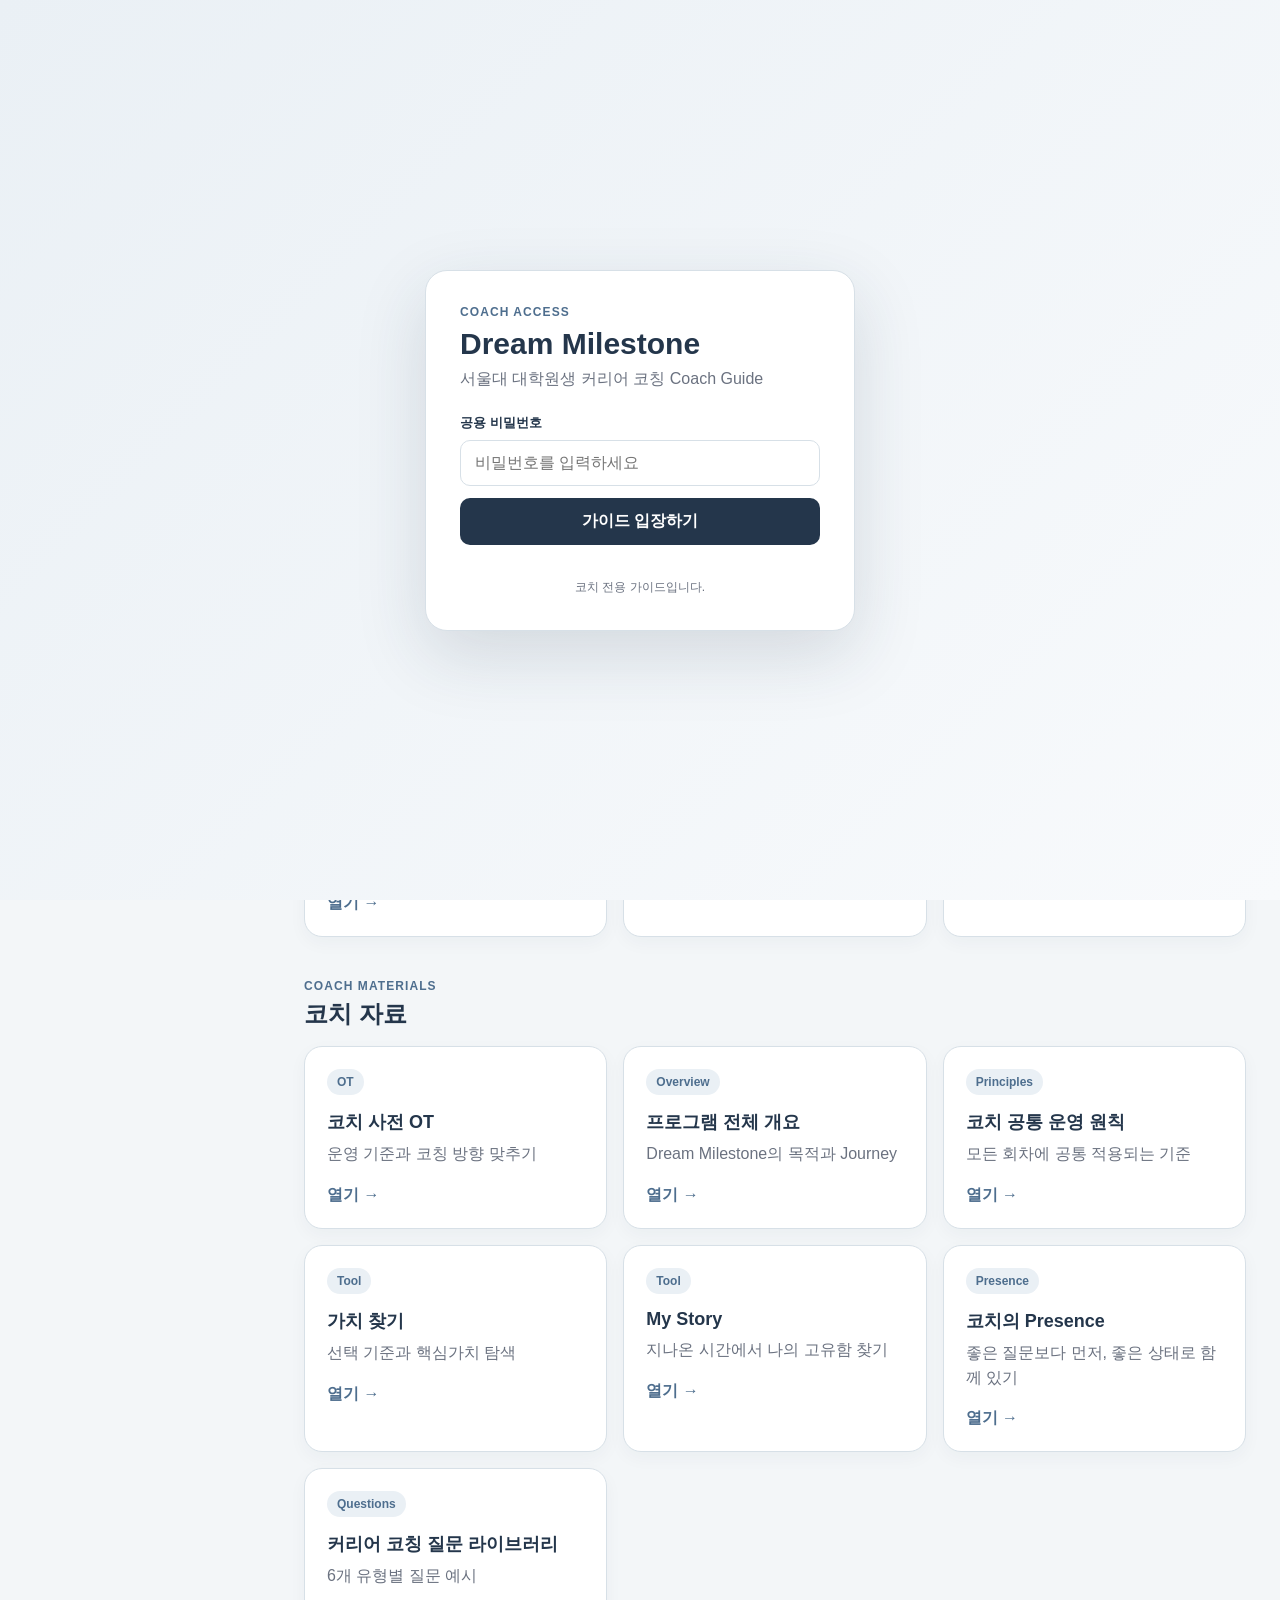
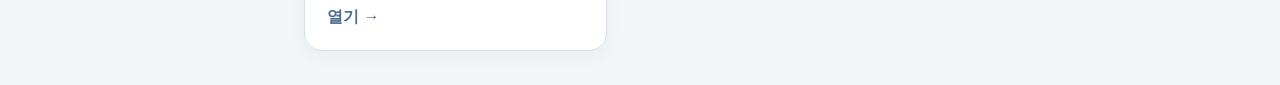
<file: Reference/dream-milestone-netlify-revised/index.html>
<!doctype html><html lang="ko"><head><meta charset="utf-8"><meta name="viewport" content="width=device-width,initial-scale=1"><title>Dream Milestone Coach Guide</title><link rel="stylesheet" href="style.css"></head>
<body>
<div class="auth-overlay" id="authOverlay">
  <div class="auth-card">
    <div class="eyebrow">COACH ACCESS</div>
    <h2>Dream Milestone</h2>
    <p>서울대 대학원생 커리어 코칭 Coach Guide</p>
    <label for="passwordInput">공용 비밀번호</label>
    <input id="passwordInput" type="password" autocomplete="current-password" placeholder="비밀번호를 입력하세요">
    <button id="loginBtn" type="button">가이드 입장하기</button>
    <div class="auth-error" id="authError" aria-live="polite"></div>
    <div class="auth-note">코치 전용 가이드입니다.</div>
  </div>
</div>
<div class="app-shell">
<header class="topbar"><button class="menu-btn" id="menuBtn">☰</button><div class="brand"><div class="brand-kicker">서울대 대학원생 커리어 코칭</div><h1>Dream Milestone</h1><div class="brand-sub">나만의 커리어 이정표를 만들어가는 시간</div></div><button class="top-link top-download" type="button" data-page-jump="downloads">자료 다운로드</button></header>
<aside class="sidebar" id="sidebar"><nav>
<div class="nav-section"><div class="nav-heading">코칭 진행</div>
<button class="nav-item active" data-page="home">메인</button>
<button class="nav-item" data-page="pre">프리세션</button>
<button class="nav-item" data-page="session1">1회차 코칭</button>
<button class="nav-item" data-page="between1">Between Session 1</button>
<button class="nav-item" data-page="session2">2회차 코칭</button>
<button class="nav-item" data-page="between2">Between Session 2</button>
<button class="nav-item" data-page="session3">3회차 Dream Milestone</button>
</div>
<div class="nav-section"><div class="nav-heading">코치 자료</div>
<button class="nav-item" data-page="ot">코치 사전 OT</button>
<button class="nav-item" data-page="overview">프로그램 전체 개요</button>
<button class="nav-item" data-page="principles">공통 운영 원칙</button>
<button class="nav-item" data-page="values">가치 찾기</button>
<button class="nav-item" data-page="mystory">My Story</button>
<button class="nav-item" data-page="presence">Coach Presence</button>
<button class="nav-item" data-page="questions">질문 라이브러리</button>
<button class="nav-item" data-page="downloads">자료 다운로드</button>
</div>
</nav></aside>
<main class="content">
<section class="page active" id="page-home">
<div class="hero-card">
  <div class="eyebrow">COACH GUIDEBOOK</div>
  <h2>코칭의 흐름은 단순하게,<br>학생의 탐색은 충분하게</h2>
  <p>코치가 학생의 답을 대신 정해주는 것이 아니라, 학생이 자신의 경험과 가능성을 바탕으로 자신의 답을 발견하도록 파트너링합니다.</p>
</div>
<div class="section-title-row"><div><div class="eyebrow">COACHING JOURNEY</div><h3>코칭 진행</h3></div></div>
<div class="journey-grid">
  <article class="journey-card clickable" data-go="pre"><div class="step-badge">PRE</div><h4>프리세션</h4><p>1회차 코칭을 준비하는 시간</p><span class="card-link">열기 →</span></article>
  <article class="journey-card clickable" data-go="session1"><div class="step-badge">01</div><h4>1회차 코칭</h4><p>현재 고민을 선명하게 하고 첫 행동으로 연결</p><span class="card-link">열기 →</span></article>
  <article class="journey-card clickable" data-go="between1"><div class="step-badge">B1</div><h4>Between Session 1</h4><p>Action Experiment</p><span class="card-link">열기 →</span></article>
  <article class="journey-card clickable" data-go="session2"><div class="step-badge">02</div><h4>2회차 코칭</h4><p>실행 경험을 자기이해와 방향으로 연결</p><span class="card-link">열기 →</span></article>
  <article class="journey-card clickable" data-go="between2"><div class="step-badge">B2</div><h4>Between Session 2</h4><p>3회차 선택 학생의 미래 방향 연결</p><span class="card-link">열기 →</span></article>
  <article class="journey-card clickable" data-go="session3"><div class="step-badge">03</div><h4>Dream Milestone</h4><p>미래 커리어와 삶의 방향 확장</p><span class="card-link">열기 →</span></article>
</div>
<div class="section-title-row"><div><div class="eyebrow">COACH MATERIALS</div><h3>코치 자료</h3></div></div>
<div class="material-grid">
  <article class="material-card clickable" data-go="ot"><div class="mini-label">OT</div><h4>코치 사전 OT</h4><p>운영 기준과 코칭 방향 맞추기</p><span class="card-link">열기 →</span></article>
  <article class="material-card clickable" data-go="overview"><div class="mini-label">Overview</div><h4>프로그램 전체 개요</h4><p>Dream Milestone의 목적과 Journey</p><span class="card-link">열기 →</span></article>
  <article class="material-card clickable" data-go="principles"><div class="mini-label">Principles</div><h4>코치 공통 운영 원칙</h4><p>모든 회차에 공통 적용되는 기준</p><span class="card-link">열기 →</span></article>
  <article class="material-card clickable" data-go="values"><div class="mini-label">Tool</div><h4>가치 찾기</h4><p>선택 기준과 핵심가치 탐색</p><span class="card-link">열기 →</span></article>
  <article class="material-card clickable" data-go="mystory"><div class="mini-label">Tool</div><h4>My Story</h4><p>지나온 시간에서 나의 고유함 찾기</p><span class="card-link">열기 →</span></article>
  <article class="material-card clickable" data-go="presence"><div class="mini-label">Presence</div><h4>코치의 Presence</h4><p>좋은 질문보다 먼저, 좋은 상태로 함께 있기</p><span class="card-link">열기 →</span></article>
  <article class="material-card clickable" data-go="questions"><div class="mini-label">Questions</div><h4>커리어 코칭 질문 라이브러리</h4><p>6개 유형별 질문 예시</p><span class="card-link">열기 →</span></article>
</div>
</section>

<section class="page" id="page-pre">
  <div class="page-head">
    <div><div class="eyebrow">PRE-SESSION</div><h2>프리세션</h2><p class="lead">1회차 코칭을 준비하는 시간</p></div>
    <div class="view-toggle"><button class="toggle-btn active" data-page-toggle="pre" data-mode="quick">Quick View</button><button class="toggle-btn" data-page-toggle="pre" data-mode="full">Full Guide</button></div>
  </div>
  <div class="view-panel active" id="quick-pre"><div id='singleQuick-pre'></div></div>
  <div class="view-panel" id="full-pre"><div class="full-card"><div class='lead'>1회차 코칭을 준비하는 시간</div>
<p>권장 시간: 15~20분 Welcome Call + 학생 사전 준비</p>
<h3>1. 이 단계의 목적</h3>
<p>프리세션은 학생이 현직자 코치에게 궁금한 점과 자신의 커리어 고민을 사전에 정리하고, 코치가 1회차 코칭을 효과적으로 준비하기 위한 과정입니다.</p>
<h3>2. 학생이 알아야 할 것</h3>
<div class='bullet'>• 이번 코칭에서 내가 무엇을 알고 싶고 무엇을 고민하는지 미리 생각해볼 수 있다.</div>
<div class='bullet'>• 현직자에게 궁금한 질문과 자신의 생각을 구분해서 정리할 수 있다.</div>
<div class='bullet'>• 1회차 코칭을 보다 효과적으로 활용할 수 있다.</div>
<h3>3. 코치가 준비해야 할 것</h3>
<div class='bullet'>• 학생이 작성한 내용에서 정보 질문과 코칭 주제를 구분한다.</div>
<div class='bullet'>• 1회차에서 확인할 질문과 필요한 현직자 정보를 준비한다.</div>
<div class='bullet'>• 학생의 답을 미리 판단하거나 코칭 주제를 확정하지 않는다.</div>
<div class='table-wrap'><table>
<tr><th>프리세션의 목표는 좋은 답변을 준비하는 것이 아니라 좋은 1회차를 준비하는 것입니다.</th></tr>
</table></div>
<h3>4. 20분 Welcome Call 한눈에 보기</h3>
<div class='table-wrap'><table>
<tr><th>단계</th><th>시간</th><th>주요 내용</th><th>기대 결과</th></tr>
<tr><td>CONNECT</td><td>0~3분</td><td>인사와 간단한 소개</td><td>학생이 편안하게 시작할 수 있는가</td></tr>
<tr><td>ORIENT</td><td>3~7분</td><td>전체 흐름과 코칭의 성격 안내</td><td>일정과 진행 방식이 명확한가</td></tr>
<tr><td>SCHEDULE</td><td>7~10분</td><td>1회차 일정 확정</td><td>일정이 정확히 합의됐는가</td></tr>
<tr><td>PREP GUIDE</td><td>10~16분</td><td>사전 준비 안내</td><td>무엇을, 왜, 어떻게 작성하는지 아는가</td></tr>
<tr><td>CLOSE</td><td>16~20분</td><td>질문 확인 및 다음 단계</td><td>학생이 부담 없이 준비를 시작할 수 있는가</td></tr>
</table></div>
<h3>5. CONNECT | 편안한 시작</h3>
<h4>진행 포인트</h4>
<div class='bullet'>• 코치 소개는 짧고 명확하게 한다.</div>
<div class='bullet'>• 학생의 현재 대학원 생활이나 코칭 참여 계기를 가볍게 확인한다.</div>
<div class='bullet'>• 학생의 현재 상황과 기대를 확인하며 관계를 형성한다.</div>
<h4>샘플 질문</h4>
<div class='bullet'>• “처음 뵙겠습니다. 요즘 대학원 생활은 어떠세요?”</div>
<div class='bullet'>• “이번 코칭을 신청하시게 된 계기가 있었을까요?”</div>
<div class='bullet'>• “오늘 통화에서 먼저 궁금한 점이나 확인하고 싶은 것이 있으실까요?”</div>
<div class='bullet'>• “첫 통화이니 서로 편하게 알아가는 정도로 시작해도 좋습니다.”</div>
<h3>6. ORIENT | 코칭의 목적과 흐름 안내</h3>
<h4>안내 문구 예시</h4>
<div class='table-wrap'><table>
<tr><th>이 프로그램은 코치가 정답을 대신 제시하는 과정이라기보다, 현재 고민을 함께 탐색하면서 본인에게 중요한 기준과 가능성을 찾아가는 과정입니다. 기본적으로 2회차까지 진행하지만, 필요하면 학생의 선택으로 3회차까지 확장할 수 있습니다.</th></tr>
</table></div>
<h4>샘플 질문</h4>
<div class='bullet'>• “세 번의 대화를 통해 지금보다 어떤 점이 조금 더 선명해지면 좋을까요?”</div>
<div class='bullet'>• “현직자에게 듣고 싶은 정보와, 스스로 더 탐색해보고 싶은 고민은 각각 어떤 것일까요?”</div>
<div class='bullet'>• “코칭을 통해 가장 얻고 싶은 것은 무엇인가요?”</div>
<h3>7. PREP GUIDE | 학생 사전 준비 안내</h3>
<h4>학생에게 요청할 내용</h4>
<div class='numberline'>현직자 코치에게 궁금한 질문 최대 3개</div>
<div class='numberline'>각 질문에 대해 현재 알고 있거나 생각하는 내용</div>
<div class='numberline'>이미 찾아보거나 확인해본 내용</div>
<div class='numberline'>아직 해결되지 않은 궁금증</div>
<div class='numberline'>이 질문이 지금 중요한 이유</div>
<div class='numberline'>1회차에서 가장 다루고 싶은 커리어 고민</div>
<div class='numberline'>1회차가 끝났을 때 더 명확해졌으면 하는 점</div>
<h4>안내 문구 예시</h4>
<div class='table-wrap'><table>
<tr><th>사전 준비는 정답을 쓰거나 많은 조사를 하는 과제가 아닙니다. 지금 궁금한 점과 현재 생각을 편하게 정리해주시면 됩니다. 이미 찾아본 내용이 있다면 함께 적어주시고, 아직 잘 모르겠거나 고민되는 부분도 솔직하게 적어주세요. 보내주신 내용을 제가 미리 살펴보고 1회차를 준비하겠습니다.</th></tr>
</table></div>
<h4>부담을 낮추는 말</h4>
<div class='bullet'>• “완성도 있게 쓰지 않으셔도 됩니다. 지금 떠오르는 생각이면 충분합니다.”</div>
<div class='bullet'>• “아직 잘 모르겠다는 답도 중요한 출발점입니다.”</div>
<div class='bullet'>• “질문이 정리되지 않아도 괜찮습니다. 1회차에서 함께 더 선명하게 살펴보겠습니다.”</div>
<h3>8. 학생 사전 준비 예시</h3>
<h4>질문</h4>
<p>제 연구 경험은 기업의 어떤 직무와 연결될 수 있을까요?</p>
<h4>현재 알고 있는 것</h4>
<p>공정개발에서는 실험 설계와 데이터 분석 능력이 중요하다고 알고 있습니다.</p>
<h4>이미 확인한 내용</h4>
<p>기업 홈페이지의 직무 소개와 채용공고를 찾아보았습니다.</p>
<h4>아직 해결되지 않은 부분</h4>
<p>실제 현업에서 제 연구 경험을 어느 정도 활용할 수 있는지 모르겠습니다.</p>
<h4>중요한 이유</h4>
<p>현재 연구와 직접 연결되는 직무만 지원할지, 더 넓게 탐색할지 고민하고 있기 때문입니다.</p>
<h4>코칭에서 다루고 싶은 고민</h4>
<p>제가 가진 연구 경험과 강점을 바탕으로 어떤 직무를 우선 탐색할지 정리하고 싶습니다.</p>
<h4>원하는 상태</h4>
<p>우선 탐색할 직무와 추가로 알아봐야 할 것이 조금 더 명확해졌으면 좋겠습니다.</p>
<h3>9. 학생 자료 수신 후 | 코치 사전 리뷰</h3>
<h4>정보 질문</h4>
<p>예: “기업의 R&amp;D 직무에서는 실제로 어떤 일을 하나요?”</p>
<div class='bullet'>• 자신의 경험 범위에서 제공 가능한 정보를 정리한다.</div>
<div class='bullet'>• 개인 경험과 회사 차원의 공식 기준을 구분한다.</div>
<h4>코칭 주제</h4>
<p>예: “박사 진학과 취업 중 무엇이 나에게 맞을까요?”</p>
<div class='bullet'>• 학생의 기준</div>
<div class='bullet'>• 경험</div>
<div class='bullet'>• 가능성</div>
<div class='bullet'>• 강점</div>
<div class='bullet'>• 선택지</div>
<h4>정보 제공 후 학생에게 되돌리는 질문</h4>
<div class='bullet'>• “제가 경험한 범위에서는 이렇게 말씀드릴 수 있습니다. 이 내용을 들으니 본인에게 더 중요해지는 기준은 무엇인가요?”</div>
<div class='bullet'>• “이 정보가 현재 고민을 보는 방식에 어떤 영향을 주나요?”</div>
<div class='bullet'>• “이제 1회차에서 더 탐색해보고 싶은 부분은 무엇인가요?”</div>
<div class='table-wrap'><table>
<tr><th>학생이 적어낸 질문이 곧 1회차의 코칭 주제로 확정되는 것은 아닙니다. 1회차 시작에서 학생과 다시 확인합니다.</th></tr>
</table></div>
<h3>10. 프리세션 코치 Self-check</h3>
<label class='checkline'><input type='checkbox'> <span>학생의 질문을 정보 질문과 코칭 주제로 구분했는가?</span></label>
<label class='checkline'><input type='checkbox'> <span>내가 답할 수 있는 범위와 확인이 필요한 범위를 구분했는가?</span></label>
<label class='checkline'><input type='checkbox'> <span>학생이 적은 주제를 미리 확정하지 않았는가?</span></label>
<h3>11. 프리세션 코칭일지</h3>
<div class='numberline'>학생이 현직자에게 가장 궁금해하는 질문은 무엇인가?</div>
<div class='numberline'>그 질문 뒤에 있는 실제 고민 또는 탐색 주제는 무엇으로 보이는가?</div>
<div class='numberline'>1회차에서 확인하거나 열어보고 싶은 핵심 질문은 무엇인가?</div>
<div class='table-wrap'><table>
<tr><th>웹 활용 시: [코칭일지 작성하기] → 동일 Google Form URL</th></tr>
</table></div></div></div>
  <div class="log-card"><div><strong>세션을 마치셨나요?</strong><p>코칭일지를 작성해 주세요.</p></div><a class="primary-link" href="https://snu-coaching-log.vercel.app/" target="_blank" rel="noopener">코칭일지 작성하기 →</a></div>
</section>

<section class="page" id="page-session1">
  <div class="page-head">
    <div><div class="eyebrow">SESSION 01 · 90 MIN</div><h2>1회차 코칭</h2><p class="lead">현재 고민을 선명하게 하고 첫 행동으로 연결하기</p></div>
    <div class="view-toggle"><button class="toggle-btn active" data-page-toggle="session1" data-mode="quick">Quick View</button><button class="toggle-btn" data-page-toggle="session1" data-mode="full">Full Guide</button></div>
  </div>
  <div class="view-panel active" id="quick-session1"><div class="stage-selector"><button class='stage-chip active' data-stage='connect' data-group='session1'>CONNECT</button><button class='stage-chip ' data-stage='clarify' data-group='session1'>CLARIFY</button><button class='stage-chip ' data-stage='contract' data-group='session1'>CONTRACT</button><button class='stage-chip ' data-stage='coach' data-group='session1'>COACH</button><button class='stage-chip ' data-stage='action' data-group='session1'>ACTION</button><button class='stage-chip ' data-stage='reflect' data-group='session1'>REFLECT & NEXT</button></div><div id="stageContent-session1"></div></div>
  <div class="view-panel" id="full-session1"><div class="full-card"><div class='lead'>현재 고민을 선명하게 하고 첫 행동으로 연결하기</div>
<p>권장 시간: 90분</p>
<h3>1. 이 단계의 목적</h3>
<p>학생의 궁금증과 현재 고민을 정리하고, 오늘 가장 중요한 코칭 주제 한 가지를 선정해 충분히 탐색한 다음, 다음 회기 전까지 해볼 작은 행동을 정하는 시간입니다.</p>
<h3>2. 학생이 알아야 할 것</h3>
<div class='bullet'>• 현직자에게 궁금했던 정보가 필요한 만큼 정리된다.</div>
<div class='bullet'>• 지금 자신에게 가장 중요한 고민이 조금 더 선명해진다.</div>
<div class='bullet'>• 자신의 기준·강점·가능성을 새롭게 살펴본다.</div>
<div class='bullet'>• 다음 회기 전까지 직접 해볼 행동을 한 가지 이상 정한다.</div>
<h3>3. 코치가 기억할 것</h3>
<div class='table-wrap'><table>
<tr><th>정보를 필요한 만큼 제공하되, 세션의 중심은 학생이 자신의 고민을 탐색하고 선택하도록 돕는 데 둡니다.</th></tr>
</table></div>
<h3>4. 코치 사전 준비</h3>
<div class='numberline'>학생의 프리세션 자료를 다시 읽는다.</div>
<div class='numberline'>질문을 정보 질문과 코칭 주제로 구분한다.</div>
<div class='numberline'>제공 가능한 현직 정보는 경험 범위 안에서 짧게 준비한다.</div>
<div class='numberline'>확인하고 싶은 핵심 질문 1~2개를 정리한다.</div>
<div class='numberline'>프리세션 주제를 오늘의 코칭 주제로 미리 확정하지 않는다.</div>
<h3>5. 90분 흐름</h3>
<div class='table-wrap'><table>
<tr><th>단계</th><th>시간</th><th>주요 내용</th><th>기대 결과</th></tr>
<tr><td>CONNECT</td><td>0~10분</td><td>관계 형성, 현재 상태·기대 확인</td><td>안전감</td></tr>
<tr><td>CLARIFY</td><td>10~25분</td><td>프리세션 리뷰, 정보 질문 확인</td><td>궁금증 정리</td></tr>
<tr><td>CONTRACT</td><td>25~30분</td><td>오늘의 핵심 주제·원하는 변화 합의</td><td>초점</td></tr>
<tr><td>COACH</td><td>30~70분</td><td>심화 탐색</td><td>자기이해·새로운 관점</td></tr>
<tr><td>ACTION</td><td>70~80분</td><td>발견 정리·작은 행동 설정</td><td>실행 계획</td></tr>
<tr><td>REFLECT &amp; NEXT</td><td>80~90분</td><td>회고·2회차 연결</td><td>학습 통합</td></tr>
</table></div>
<h3>6. CONNECT | 0~10분</h3>
<p>학생이 평가받거나 답을 얻어야 한다는 긴장을 내려놓고 현재 상황과 기대를 편안하게 이야기하도록 돕습니다.</p>
<h4>진행 포인트</h4>
<div class='bullet'>• 프리세션 자료를 바로 검토하기보다 현재 상태를 먼저 확인한다.</div>
<div class='bullet'>• 코치 소개는 간결하게 한다.</div>
<div class='bullet'>• 학생에게 코치와 진행 방식에 대해 질문할 기회를 준다.</div>
<div class='bullet'>• 코치가 학생을 이미 ‘파악했다’는 인상을 주지 않는다.</div>
<h4>샘플 질문</h4>
<div class='bullet'>• “요즘 대학원 생활은 어떻게 지내고 계세요?”</div>
<div class='bullet'>• “이번 코칭에 참여하면서 가장 기대하시는 점은 무엇인가요?”</div>
<div class='bullet'>• “오늘 만나기 전에 특히 생각나거나 궁금했던 점이 있으셨나요?”</div>
<div class='bullet'>• “저나 코칭 진행 방식에 대해 궁금한 점이 있을까요?”</div>
<h4>인정·공감 예시</h4>
<div class='bullet'>• “연구와 진로를 함께 생각해야 하는 시기라 여러 생각이 드실 수 있을 것 같아요.”</div>
<div class='bullet'>• “지금의 고민을 그냥 넘기지 않고 진지하게 들여다보려 하시는 점이 인상적입니다.”</div>
<div class='bullet'>• “아직 명확하지 않아도 괜찮습니다. 오늘 대화하면서 함께 조금씩 정리해도 좋겠습니다.”</div>
<h4>Self-check</h4>
<label class='checkline'><input type='checkbox'> <span>학생이 편안하게 말할 수 있는 분위기인가?</span></label>
<label class='checkline'><input type='checkbox'> <span>학생의 배경을 근거로 사전에 예측하고 있지 않은가?</span></label>
<label class='checkline'><input type='checkbox'> <span>학생의 현재 상태와 코칭 기대를 충분히 확인했는가?</span></label>
<h3>7. CLARIFY | 10~25분</h3>
<p>학생이 미리 작성한 질문과 고민을 함께 살펴보고, 필요한 현직자 정보를 제공하면서 실제 코칭에서 탐색할 주제와 정보 질문을 구분합니다.</p>
<h4>진행 포인트</h4>
<div class='bullet'>• 학생이 이미 알고 있거나 조사한 내용을 반복하지 않는다.</div>
<div class='bullet'>• 코치의 개인 경험과 회사 차원의 공식 기준을 구분한다.</div>
<div class='bullet'>• 모든 질문에 답하기보다 현재 커리어 선택에 영향이 큰 질문을 우선한다.</div>
<div class='bullet'>• 정보 제공으로 끝내지 않고 학생의 생각으로 되돌아온다.</div>
<h4>샘플 질문</h4>
<div class='bullet'>• “사전에 적어주신 질문 중 지금 가장 궁금한 것부터 함께 살펴볼까요?”</div>
<div class='bullet'>• “이미 찾아본 내용 중에는 어떤 것들이 있었나요?”</div>
<div class='bullet'>• “이 질문의 답을 들었을 때 무엇이 조금 더 명확해지면 도움이 될까요?”</div>
<div class='bullet'>• “이야기하다 보니 새롭게 떠오르는 고민도 있으신가요?”</div>
<h4>현직 정보 제공 문구</h4>
<div class='bullet'>• “제가 직접 경험한 범위에서는 이렇게 말씀드릴 수 있습니다.”</div>
<div class='bullet'>• “직무나 조직에 따라 다를 수 있지만, 제가 경험한 현장에서는 이런 경향이 있었습니다.”</div>
<div class='bullet'>• “정확한 확인이 필요한 부분이라면 단정적으로 말씀드리기보다 추가로 살펴보시면 좋겠습니다.”</div>
<h4>정보 제공 후 되돌리기</h4>
<div class='bullet'>• “이 이야기를 들으니 본인에게 더 중요해지는 기준은 무엇인가요?”</div>
<div class='bullet'>• “지금의 고민을 보는 방식이 달라지는 점이 있나요?”</div>
<div class='bullet'>• “이제 오늘 더 깊이 다뤄보고 싶은 부분은 무엇인가요?”</div>
<h4>Self-check</h4>
<label class='checkline'><input type='checkbox'> <span>필요한 정보만 간결하게 제공했는가?</span></label>
<label class='checkline'><input type='checkbox'> <span>개인 경험을 일반적인 정답처럼 말하지 않았는가?</span></label>
<label class='checkline'><input type='checkbox'> <span>정보 제공 후 학생의 생각과 선택으로 돌아왔는가?</span></label>
<h3>8. CONTRACT | 25~30분</h3>
<p>여러 고민 중 오늘 충분히 다룰 핵심 주제 한 가지와, 세션이 끝났을 때 학생이 원하는 변화를 함께 정합니다.</p>
<h4>진행 포인트</h4>
<div class='bullet'>• 프리세션 주제보다 더 중요한 현재 이슈가 있다면 그것을 다룰 수 있다.</div>
<div class='bullet'>• 한 회기에 너무 많은 주제를 다루지 않는다.</div>
<div class='bullet'>• 원하는 변화를 학생의 언어로 확인한다.</div>
<h4>샘플 질문</h4>
<div class='bullet'>• “지금까지 이야기한 것 중 오늘 가장 집중해서 다뤄보고 싶은 것은 무엇인가요?”</div>
<div class='bullet'>• “여러 고민 중 하나만 선택한다면 지금 가장 중요한 것은 무엇일까요?”</div>
<div class='bullet'>• “오늘 대화를 마쳤을 때 무엇이 조금 더 명확해지면 가장 도움이 될까요?”</div>
<div class='bullet'>• “이 주제를 충분히 이야기해본다면 어떤 변화가 있으면 좋겠나요?”</div>
<div class='table-wrap'><table>
<tr><th>합의 문구 예시: “그럼 오늘은 ○○에 대한 경험을 바탕으로 어떤 직무를 우선 탐색할지 중심으로 이야기해보고, 대화가 끝날 때 본인에게 중요한 선택 기준과 다음 행동이 조금 더 선명해지는 것을 목표로 해볼까요?”</th></tr>
</table></div>
<h3>9. COACH | 30~70분</h3>
<p>학생의 현재 상황, 감정, 중요 기준, 경험과 강점, 가능한 선택지를 충분히 탐색하고 학생 스스로 새로운 관점과 방향을 발견하도록 돕습니다.</p>
<h4>진행 포인트</h4>
<div class='bullet'>• 특정 질문을 모두 사용할 필요는 없다.</div>
<div class='bullet'>• GROW, STAR 등 코치가 익숙한 구조를 활용할 수 있다.</div>
<div class='bullet'>• 해결책을 제시하기보다 학생이 자기 언어로 생각을 확장하도록 기다린다.</div>
<div class='bullet'>• 의미 있는 발견이 일어나면 그 지점에 충분히 머문다.</div>
<h4>탐색 영역</h4>
<div class='bullet'>• 현재 상황</div>
<div class='bullet'>• 감정</div>
<div class='bullet'>• 중요 기준</div>
<div class='bullet'>• 경험</div>
<div class='bullet'>• 강점</div>
<div class='bullet'>• 자원</div>
<div class='bullet'>• 선택지</div>
<div class='bullet'>• 가능성</div>
<div class='bullet'>• 새로운 관점</div>
<h4>대학원생 특화 탐색 영역</h4>
<div class='bullet'>• 연구 프로젝트</div>
<div class='bullet'>• 논문·실험·분석</div>
<div class='bullet'>• 연구 실패와 재설계</div>
<div class='bullet'>• 공동연구·협업</div>
<div class='bullet'>• 지도교수·연구실 관계</div>
<div class='bullet'>• 학계 vs 산업계</div>
<div class='bullet'>• 취업 vs 박사 진학</div>
<div class='bullet'>• 전공 활용 vs 직무 전환</div>
<div class='bullet'>• 연구 경험을 기업 언어로 표현하는 방식</div>
<div class='bullet'>• 남은 대학원 기간 동안 추가로 경험하고 싶은 것</div>
<h4>기본 탐색 질문</h4>
<div class='bullet'>• “이 고민에서 지금 가장 어렵거나 답답한 부분은 무엇인가요?”</div>
<div class='bullet'>• “이 선택을 앞에 두고 본인에게 가장 중요한 것은 무엇인가요?”</div>
<div class='bullet'>• “지금까지의 경험이나 선택에서 특히 중요했던 기준은 무엇인가요?”</div>
<div class='bullet'>• “현재 보이는 선택지 중 무엇이 가장 끌리거나 궁금한가요?”</div>
<h4>더 깊이 연결하는 질문</h4>
<div class='bullet'>• “그 경험에서 본인은 어떤 방식으로 문제를 풀어갔나요?”</div>
<div class='bullet'>• “그 방식이 앞으로의 커리어에서도 중요할 수 있다고 느껴지나요?”</div>
<div class='bullet'>• “실패할 걱정이 조금 줄어든다면 어떤 선택을 더 탐색해보고 싶나요?”</div>
<div class='bullet'>• “그 선택이 본인에게 의미 있는 이유는 무엇일까요?”</div>
<h4>인정·공감 예시</h4>
<div class='bullet'>• “한 방향을 쉽게 정하기보다 자신에게 맞는 기준을 신중하게 살펴보고 계시네요.”</div>
<div class='bullet'>• “그 경험 안에서도 본인의 방식으로 배운 것이 있었던 것 같습니다.”</div>
<div class='bullet'>• “지금 당장 하나로 결론내는 것이 중요하지 않을 수도 있겠습니다.”</div>
<div class='bullet'>• “처음에는 답답하게 느꼈던 경험을 지금은 강점으로 다시 보고 계신 것 같네요.”</div>
<h4>Self-check</h4>
<label class='checkline'><input type='checkbox'> <span>학생의 말을 충분히 듣고 있는가?</span></label>
<label class='checkline'><input type='checkbox'> <span>빨리 답을 주려 하고 있지는 않은가?</span></label>
<label class='checkline'><input type='checkbox'> <span>지금 대화가 학생이 원하는 변화와 연결되는가?</span></label>
<label class='checkline'><input type='checkbox'> <span>학생의 발견이 일어난 지점에 충분히 머물고 있는가?</span></label>
<h3>10. ACTION | 70~80분</h3>
<p>오늘의 발견을 학생의 언어로 정리하고, 2회차 전까지 실제로 해볼 작고 구체적인 행동을 정합니다.</p>
<h4>진행 포인트</h4>
<div class='bullet'>• 행동은 크기보다 실행 가능성이 중요하다.</div>
<div class='bullet'>• 무엇을 / 언제까지 / 어떻게가 구체적으로 드러나도록 한다.</div>
<div class='bullet'>• 완벽한 계획보다 실제로 해볼 수 있는 작은 행동을 우선한다.</div>
<h4>샘플 질문</h4>
<div class='bullet'>• “오늘 이야기하면서 새롭게 보이거나 달라진 것이 있나요?”</div>
<div class='bullet'>• “오늘 가장 기억에 남거나 새롭게 알게 된 것은 무엇이었나요?”</div>
<div class='bullet'>• “이 발견을 바탕으로 다음 코칭 전까지 직접 해볼 수 있는 작은 행동은 무엇일까요?”</div>
<div class='bullet'>• “그 행동은 언제, 어떻게 시작해보시겠어요?”</div>
<div class='table-wrap'><table>
<tr><th>실행계획 예시: “다음 코칭 전까지 관심 직무 두 개의 채용공고를 각각 두 개씩 확인하고, 공통적으로 요구하는 역량 세 가지를 정리해보겠습니다.”</th></tr>
</table></div>
<div class='bullet'>• “직접 확인해보는 작은 행동을 정하신 점이 좋습니다.”</div>
<div class='bullet'>• “이 행동은 답을 빨리 내리기보다 본인에게 맞는 방향을 알아가기 위한 중요한 실험이 될 것 같아요.”</div>
<div class='table-wrap'><table>
<tr><th>Action은 숙제가 아니라 방향을 확인하는 작은 실험입니다.</th></tr>
</table></div>
<h3>11. REFLECT &amp; NEXT | 80~90분</h3>
<p>오늘의 대화를 학생이 스스로 회고하고, 2회차에서 실행 경험을 바탕으로 무엇을 더 다룰지 연결합니다.</p>
<div class='bullet'>• “오늘 대화는 어떠셨어요?”</div>
<div class='bullet'>• “가장 도움이 되었거나 기억에 남는 부분은 무엇인가요?”</div>
<div class='bullet'>• “아직 마음에 남아 있거나 더 생각해보고 싶은 점이 있나요?”</div>
<div class='bullet'>• “다음 회기에서는 오늘 실행해본 경험을 바탕으로 무엇을 더 살펴보면 좋을까요?”</div>
<h4>마무리 인정 예시</h4>
<div class='bullet'>• “오늘 이야기하면서 본인에게 중요한 기준을 진지하게 살펴보시는 모습이 인상적이었습니다.”</div>
<div class='bullet'>• “오늘 나눠주신 고민에서 중요한 가치들을 정리해가는 과정이 기억에 남습니다.”</div>
<div class='bullet'>• “처음에는 단순히 직무를 정하는 문제처럼 보였는데, 지금은 가치와 가능성으로 다시 생각하고 계신 점이 인상적입니다.”</div>
<div class='table-wrap'><table>
<tr><th>다음 회기에서는 오늘 정하신 행동을 해보면서 무엇을 알게 되었는지 먼저 돌아볼 예정입니다. 그 경험을 바탕으로 본인에게 더 중요한 기준과 앞으로의 방향을 구체적으로 살펴보겠습니다.</th></tr>
</table></div>
<h3>12. 1회차 최종 Self-check</h3>
<label class='checkline'><input type='checkbox'> <span>학생이 오늘의 핵심 주제와 자신의 발견을 직접 말로 정리했는가?</span></label>
<label class='checkline'><input type='checkbox'> <span>다음 행동이 학생의 선택인가?</span></label>
<label class='checkline'><input type='checkbox'> <span>무엇을 / 언제까지 / 어떻게 할지가 구체적인가?</span></label>
<h3>13. 1회차 코칭일지</h3>
<div class='numberline'>오늘 학생이 스스로 발견하거나 새롭게 표현한 것은 무엇인가?</div>
<div class='numberline'>내가 코치로서 가장 잘한 개입과 다음 회기에 다르게 해보고 싶은 개입은 무엇인가?</div>
<div class='numberline'>학생의 실행 경험과 결과를 다음 회기에 확인할 수 있는 것은 무엇인가?</div>
<div class='table-wrap'><table>
<tr><th>웹 활용 시: [코칭일지 작성하기]</th></tr>
</table></div></div></div>
  <div class="log-card"><div><strong>세션을 마치셨나요?</strong><p>코칭일지를 작성해 주세요.</p></div><a class="primary-link" href="https://snu-coaching-log.vercel.app/" target="_blank" rel="noopener">코칭일지 작성하기 →</a></div>
</section>

<section class="page" id="page-between1">
  <div class="page-head">
    <div><div class="eyebrow">BETWEEN SESSION 1</div><h2>Action Experiment</h2><p class="lead">1회차와 2회차 사이</p></div>
    <div class="view-toggle"><button class="toggle-btn active" data-page-toggle="between1" data-mode="quick">Quick View</button><button class="toggle-btn" data-page-toggle="between1" data-mode="full">Full Guide</button></div>
  </div>
  <div class="view-panel active" id="quick-between1"><div id='singleQuick-between1'></div></div>
  <div class="view-panel" id="full-between1"><div class="full-card"><div class='lead'>1회차와 2회차 사이 | Action Experiment</div>
<p>권장 기간: 약 2~3주</p>
<h3>1. 목적</h3>
<p>1회차에서 학생이 발견한 내용과 스스로 정한 작은 행동을 실제 생활에서 경험하고, 2회차에서 그 경험을 다시 이야기할 수 있도록 연결하는 구간입니다.</p>
<h3>2. 핵심 원칙</h3>
<div class='table-wrap'><table>
<tr><th>성공했는가보다 해보니 무엇을 알게 되었는가가 중요합니다.</th></tr>
</table></div>
<div class='bullet'>• 학생이 선택한 행동을 존중한다.</div>
<div class='bullet'>• 실행 여부를 검사하지 않는다.</div>
<div class='bullet'>• 실행하지 못한 것도 의미 있는 경험으로 본다.</div>
<div class='bullet'>• 필요 시 학생 동의하에 짧게 SNS로 연결한다.</div>
<div class='bullet'>• 코치가 과제 수행을 재촉하지 않는다.</div>
<h3>3. SNS 연결 메시지</h3>
<p>권장 시점: 2회차 3~5일 전 / 학생 동의 시 / 1회 정도</p>
<div class='table-wrap'><table>
<tr><th>안녕하세요 ○○님.
지난번 코칭에서 스스로 정하셨던 작은 실천이 떠올라 안부드립니다.
그 이후 해보는 과정에서 특히 마음에 남았던 점이나 새롭게 보이기 시작한 것이 무엇인지 궁금합니다.
다음 회기에서 편하게 함께 이야기 나눠보겠습니다.</th></tr>
</table></div>
<h3>4. 코치 Self-check</h3>
<label class='checkline'><input type='checkbox'> <span>학생이 동의한 연락 방식인가?</span></label>
<label class='checkline'><input type='checkbox'> <span>행동 실행 여부를 검사하고 있지 않은가?</span></label>
<label class='checkline'><input type='checkbox'> <span>코치의 호기심이 드러나는가?</span></label>
<label class='checkline'><input type='checkbox'> <span>다음 회기로 자연스럽게 연결되는가?</span></label></div></div>
  
</section>

<section class="page" id="page-session2">
  <div class="page-head">
    <div><div class="eyebrow">SESSION 02 · 60 MIN</div><h2>2회차 코칭</h2><p class="lead">실행 경험을 자기이해와 다음 방향으로 연결하기</p></div>
    <div class="view-toggle"><button class="toggle-btn active" data-page-toggle="session2" data-mode="quick">Quick View</button><button class="toggle-btn" data-page-toggle="session2" data-mode="full">Full Guide</button></div>
  </div>
  <div class="view-panel active" id="quick-session2"><div class="stage-selector"><button class='stage-chip active' data-stage='checkin' data-group='session2'>CHECK-IN</button><button class='stage-chip ' data-stage='recontract' data-group='session2'>RE-CONTRACT</button><button class='stage-chip ' data-stage='deep' data-group='session2'>DEEP COACHING</button><button class='stage-chip ' data-stage='integrate' data-group='session2'>INTEGRATE & ACTION</button><button class='stage-chip ' data-stage='choose' data-group='session2'>REFLECT & CHOOSE</button></div><div id="stageContent-session2"></div></div>
  <div class="view-panel" id="full-session2"><div class="full-card"><div class='lead'>실행 경험을 자기이해와 다음 방향으로 연결하기</div>
<p>권장 시간: 60분</p>
<h3>1. 이 단계의 목적</h3>
<p>1회차에서 정한 행동을 실제로 해본 경험을 돌아보고, 그 과정에서 새롭게 알게 된 생각·감정·기준·강점·방향을 자기이해와 연결합니다. 오늘의 주제를 다시 선정하고, 필요한 경우 가치 찾기나 My Story 등의 구조화된 도구를 활용합니다. 기본 코칭은 2회차에서 종료될 수 있으며, 더 긴 관점에서 미래를 확장하고 싶다면 3회차를 선택할 수 있습니다.</p>
<h3>2. 학생이 알아야 할 것</h3>
<div class='bullet'>• 실행 경험은 성공 여부 자체가 중요한 것이 아니다.</div>
<div class='bullet'>• 실행을 통해 무엇을 알게 되었는지가 중요하다.</div>
<div class='bullet'>• 1회차 주제를 그대로 이어갈 필요는 없다.</div>
<div class='bullet'>• 가치·강점·선택 기준을 더 탐색할 수 있다.</div>
<div class='bullet'>• 2회기 종료 또는 3회차 확장을 자신의 필요에 따라 선택한다.</div>
<h3>3. 코치가 기억할 것</h3>
<div class='bullet'>• 1회차의 행동을 평가하지 않는다.</div>
<div class='bullet'>• 실행 여부보다 무엇을 배웠는지를 탐색한다.</div>
<div class='bullet'>• 학생이 오늘 다루고 싶은 주제를 다시 선택하도록 돕는다.</div>
<div class='bullet'>• 가치 찾기와 My Story는 필요할 때만 제안한다.</div>
<div class='bullet'>• 2회기 종결과 3회차 선택 모두 자연스럽게 열어둔다.</div>
<h3>4. 60분 흐름</h3>
<div class='table-wrap'><table>
<tr><th>단계</th><th>시간</th><th>주요 내용</th><th>기대 결과</th></tr>
<tr><td>CHECK-IN</td><td>0~10분</td><td>실행 경험과 변화 확인</td><td>경험의 의미</td></tr>
<tr><td>RE-CONTRACT</td><td>10~20분</td><td>오늘의 주제 재선정</td><td>현재 초점</td></tr>
<tr><td>DEEP COACHING</td><td>20~45분</td><td>선택 주제 심화</td><td>기준·강점·가능성</td></tr>
<tr><td>INTEGRATE &amp; ACTION</td><td>45~52분</td><td>발견 정리·다음 행동</td><td>향후 방향</td></tr>
<tr><td>REFLECT &amp; CHOOSE</td><td>52~60분</td><td>종결 또는 3회차 선택</td><td>다음 단계</td></tr>
</table></div>
<h3>5. CHECK-IN | 0~10분</h3>
<p>실행 결과가 아니라 과정에서의 생각·감정·발견을 다룹니다.</p>
<div class='bullet'>• “지난번 이후 어떻게 지내셨어요?”</div>
<div class='bullet'>• “지난 회기에서 정했던 행동은 어떻게 진행되었나요?”</div>
<div class='bullet'>• “직접 해보면서 새롭게 알게 된 것은 무엇인가요?”</div>
<div class='bullet'>• “생각했던 것과 달랐거나 예상하지 못했던 점이 있었나요?”</div>
<h4>실행하지 못한 경우 피할 질문</h4>
<div class='bullet'>• “왜 못 하셨어요?”</div>
<div class='bullet'>• “다음에는 꼭 하실 수 있겠죠?”</div>
<h4>전환 질문</h4>
<div class='bullet'>• “실행하려고 했을 때 가장 어려웠던 점은 무엇이었나요?”</div>
<div class='bullet'>• “실행하지 못한 경험을 통해 알게 된 것이 있다면 무엇인가요?”</div>
<div class='bullet'>• “이 행동이 지금의 본인에게 어떤 의미였던 것 같나요?”</div>
<div class='bullet'>• “다음에는 무엇이 달라지면 시도해볼 수 있을까요?”</div>
<h4>인정·공감</h4>
<div class='bullet'>• “실행 여부보다 직접 해보는 과정에서 느끼신 차이를 알게 된 것 자체가 중요한 경험인 것 같습니다.”</div>
<div class='bullet'>• “실행하지 못한 이유를 솔직하게 살펴보고 계시네요.”</div>
<label class='checkline'><input type='checkbox'> <span>결과를 평가하거나 과제 검사처럼 다루지 않았는가?</span></label>
<label class='checkline'><input type='checkbox'> <span>실행 경험 속 생각·감정·기준을 충분히 탐색했는가?</span></label>
<label class='checkline'><input type='checkbox'> <span>실행하지 못한 경험도 의미 있게 다루고 있는가?</span></label>
<h3>6. RE-CONTRACT | 10~20분</h3>
<p>1회차 주제를 자동으로 이어가지 않습니다. 실행 후 학생의 관심·우선순위·필요한 대화가 달라질 수 있습니다.</p>
<h4>가능한 방향</h4>
<div class='numberline'>1회차 주제 심화: 지난 고민을 더 깊이 이야기하고 싶을 때</div>
<div class='numberline'>새롭게 떠오른 주제: 현재 더 중요해진 현실 이슈</div>
<div class='numberline'>가치 찾기: 선택 기준과 원하는 것이 흐릴 때</div>
<div class='numberline'>My Story: 강점·경험·자기서사를 더 살펴보고 싶을 때</div>
<h4>선택 질문</h4>
<div class='bullet'>• “지금의 상황과 가장 맞닿아 있는 이야기는 무엇인가요?”</div>
<div class='bullet'>• “오늘 어떤 이야기를 나누고 나면 가장 도움이 될 것 같으세요?”</div>
<div class='bullet'>• “지난번 주제보다 이번에는 다른 이야기를 더 깊이 탐색하고 싶으신가요?”</div>
<div class='bullet'>• “가치나 삶의 경험을 돌아보는 방식과 지금의 구체적인 이슈를 다루는 방식 중 어느 쪽이 더 맞을까요?”</div>
<div class='table-wrap'><table>
<tr><th>계약 문구: “그럼 오늘은 지금 선택하신 주제를 중심으로 이야기하고, 대화가 끝날 때 원하시는 변화가 조금 더 명확해지는 것을 목표로 해볼까요?”</th></tr>
</table></div>
<h3>7. DEEP COACHING | 20~45분</h3>
<h4>옵션 1. 1회차 주제 심화</h4>
<div class='bullet'>• 1회차 발견과 실행 경험을 연결한다.</div>
<div class='bullet'>• 반복보다 경험 후 달라진 관점에 주목한다.</div>
<div class='bullet'>• 학생이 스스로 다음 방향을 결정하게 한다.</div>
<div class='bullet'>• “지난번 주제를 지금 다시 보면 무엇이 가장 달라졌나요?”</div>
<div class='bullet'>• “직접 해보신 경험이 이 선택을 보는 방식에 어떤 영향을 주었나요?”</div>
<div class='bullet'>• “이제는 본인에게 더 중요한 기준이 무엇인가요?”</div>
<div class='bullet'>• “현재 보이는 선택지 중 조금 더 탐색해보고 싶은 가능성은 무엇인가요?”</div>
<h4>옵션 2. 새롭게 다루고 싶은 주제</h4>
<div class='bullet'>• 1회차와 연결되지 않아도 괜찮다.</div>
<div class='bullet'>• 현재 중요하다고 느끼는 주제를 존중한다.</div>
<div class='bullet'>• 필요 시 가치나 강점과 연결한다.</div>
<div class='bullet'>• “이 이야기가 지금 특히 중요하게 느껴지는 이유는 무엇인가요?”</div>
<div class='bullet'>• “이 상황에서 가장 어렵거나 결정하기 힘든 부분은 무엇인가요?”</div>
<div class='bullet'>• “선택에서 본인이 지키고 싶은 것은 무엇인가요?”</div>
<div class='bullet'>• “지금 본인이 바꾸거나 시도해볼 수 있는 것은 무엇일까요?”</div>
<h4>옵션 3. 가치 찾기</h4>
<div class='bullet'>• 여러 선택지 사이에서 고민</div>
<div class='bullet'>• 선택 기준이 흐림</div>
<div class='bullet'>• 무엇을 원하는지 잘 모르겠음</div>
<div class='bullet'>• 학계/산업계</div>
<div class='bullet'>• 취업/박사</div>
<div class='bullet'>• 연구직/비연구직</div>
<p>구체적 진행은 부록 1을 활용합니다.</p>
<h4>옵션 4. My Story</h4>
<div class='bullet'>• 자신의 강점을 설명하기 어려움</div>
<div class='bullet'>• 연구 경험의 의미가 잘 보이지 않음</div>
<div class='bullet'>• 경험이 단절되어 느껴짐</div>
<div class='bullet'>• 자신의 고유한 방식과 강점을 찾고 싶음</div>
<p>구체적 진행은 부록 2를 활용합니다.</p>
<div class='table-wrap'><table>
<tr><th>도구를 완성하는 것이 목표가 아니라 학생의 발견이 목표입니다.</th></tr>
</table></div>
<h3>8. INTEGRATE &amp; ACTION | 45~52분</h3>
<p>1회차와 2회차의 경험을 연결하고, 앞으로 1~3개월 동안 가져갈 행동이나 탐색 방향을 학생의 언어로 정리합니다.</p>
<div class='bullet'>• “오늘 가장 중요한 발견은 무엇인가요?”</div>
<div class='bullet'>• “1회차부터 지금까지 자신을 보는 시각에서 무엇이 달라졌나요?”</div>
<div class='bullet'>• “앞으로 커리어를 선택할 때 기억하고 싶은 기준이나 강점은 무엇인가요?”</div>
<div class='bullet'>• “당분간 무엇을 중심으로 탐색하거나 실행하고 싶나요?”</div>
<h4>행동 예</h4>
<div class='bullet'>• 관심 직무 현직자 인터뷰</div>
<div class='bullet'>• 연구 프로젝트 경험에서 발휘한 강점을 직무 언어로 표현</div>
<div class='bullet'>• 새로운 직무 관련 정보 확인</div>
<div class='bullet'>• 질문 목록 만들기</div>
<h3>9. REFLECT &amp; CHOOSE | 52~60분</h3>
<h4>프리세션부터 2회차 돌아보기</h4>
<div class='bullet'>• “프리세션 때 처음 적었던 고민과 지금의 고민은 무엇이 다른가요?”</div>
<div class='bullet'>• “코칭 시작 전의 나와 비교하면 지금 무엇이 달라졌나요?”</div>
<div class='bullet'>• “앞으로 커리어를 선택할 때 기억하고 싶은 기준이나 강점은 무엇인가요?”</div>
<h4>2회기 종결 질문</h4>
<div class='bullet'>• “지금까지의 고민을 바탕으로 스스로 충분히 실행해갈 수 있다고 느끼시나요?”</div>
<div class='bullet'>• “지금은 여기서 직접 실행해보는 것이 좋을까요, 아니면 미래 방향을 조금 더 크게 그려보는 것이 도움이 될까요?”</div>
<h4>3회차 안내</h4>
<div class='table-wrap'><table>
<tr><th>3회차는 현재 부족한 부분을 보완하는 시간이 아니라, 지금까지 발견한 가치·강점·기준을 바탕으로 더 긴 관점에서 ‘나는 앞으로 어떤 커리어와 삶을 만들어가고 싶은가?’를 탐색하는 확장 세션입니다.</th></tr>
</table></div>
<div class='bullet'>• “지금의 나에게 더 필요한 것은 실행일까요, 아니면 미래 방향을 조금 더 크게 그려보는 것일까요?”</div>
<div class='bullet'>• “3회차를 선택한다면 어떤 내용을 조금 더 구체적으로 그려보고 싶나요?”</div>
<h3>10. 2회차 종결 시</h3>
<div class='bullet'>• 새로운 이해</div>
<div class='bullet'>• 자기 기준</div>
<div class='bullet'>• 강점</div>
<div class='bullet'>• 앞으로의 방향</div>
<div class='bullet'>• 향후 1~3개월 행동</div>
<div class='bullet'>• 만날 사람</div>
<div class='bullet'>• 조사하거나 경험할 것</div>
<div class='bullet'>• “오늘까지의 대화를 돌아보면 자신에게 어떤 의미로 남기고 싶나요?”</div>
<div class='bullet'>• “앞으로 커리어 고민이 생겼을 때 스스로에게 어떤 질문을 계속 던지고 싶나요?”</div>
<div class='table-wrap'><table>
<tr><th>웹 활용 시: [코칭일지 작성하기]</th></tr>
</table></div></div></div>
  <div class="log-card"><div><strong>세션을 마치셨나요?</strong><p>코칭일지를 작성해 주세요.</p></div><a class="primary-link" href="https://snu-coaching-log.vercel.app/" target="_blank" rel="noopener">코칭일지 작성하기 →</a></div>
</section>

<section class="page" id="page-between2">
  <div class="page-head">
    <div><div class="eyebrow">BETWEEN SESSION 2</div><h2>Between Session 2</h2><p class="lead">2회차와 3회차 사이 · 3회차 선택 학생</p></div>
    <div class="view-toggle"><button class="toggle-btn active" data-page-toggle="between2" data-mode="quick">Quick View</button><button class="toggle-btn" data-page-toggle="between2" data-mode="full">Full Guide</button></div>
  </div>
  <div class="view-panel active" id="quick-between2"><div id='singleQuick-between2'></div></div>
  <div class="view-panel" id="full-between2"><div class="full-card"><div class='lead'>2회차와 3회차 사이</div>
<p>적용 대상: 3회차를 선택한 학생</p>
<h3>1. 목적</h3>
<p>2회차에서 발견한 가치·강점·선택 기준을 잠시 일상에서 돌아보고, 3회차에서 더 긴 관점의 미래 커리어와 삶을 상상할 수 있도록 연결하는 시간입니다.</p>
<h3>2. 핵심 원칙</h3>
<div class='bullet'>• 새로운 과제를 주는 시간이 아니다.</div>
<div class='bullet'>• 학생이 이미 발견한 것을 잠시 가지고 살아보는 시간이다.</div>
<div class='bullet'>• 미래를 미리 계획하게 하지 않는다.</div>
<div class='bullet'>• 학생이 중요하게 표현한 단어와 기준을 기억한다.</div>
<div class='bullet'>• SNS 연락은 짧고 가볍게 한다.</div>
<h3>3. SNS 메시지 예시</h3>
<div class='table-wrap'><table>
<tr><th>안녕하세요 ○○님.
지난번 대화에서 이야기하셨던 [가치/강점/중요한 기준]이 기억에 남아 있습니다.
그 이후 일상에서 그 부분이 어떻게 느껴지고 있는지 궁금합니다.
3회차에서는 지금까지의 발견을 바탕으로 앞으로 만들고 싶은 커리어와 삶의 모습을 조금 더 자유롭게 그려보겠습니다.</th></tr>
</table></div>
<h3>4. Self-check</h3>
<label class='checkline'><input type='checkbox'> <span>3회차를 준비시키기 위해 미래를 미리 정하게 하고 있지 않은가?</span></label>
<label class='checkline'><input type='checkbox'> <span>학생이 이미 표현한 가치·강점·기준을 존중하고 있는가?</span></label>
<label class='checkline'><input type='checkbox'> <span>메시지가 짧고 부담이 없는가?</span></label></div></div>
  
</section>

<section class="page" id="page-session3">
  <div class="page-head">
    <div><div class="eyebrow">SESSION 03 · OPTION · 60 MIN</div><h2>Dream Milestone</h2><p class="lead">나만의 커리어 이정표를 만들어가는 시간</p></div>
    <div class="view-toggle"><button class="toggle-btn active" data-page-toggle="session3" data-mode="quick">Quick View</button><button class="toggle-btn" data-page-toggle="session3" data-mode="full">Full Guide</button></div>
  </div>
  <div class="view-panel active" id="quick-session3"><div class="stage-selector"><button class='stage-chip active' data-stage='look' data-group='session3'>LOOK BACK</button><button class='stage-chip ' data-stage='imagine' data-group='session3'>IMAGINE</button><button class='stage-chip ' data-stage='name' data-group='session3'>NAME & ANCHOR</button><button class='stage-chip ' data-stage='bridge' data-group='session3'>BRIDGE TO NOW</button><button class='stage-chip ' data-stage='close' data-group='session3'>COMMIT & CLOSE</button></div><div id="stageContent-session3"></div></div>
  <div class="view-panel" id="full-session3"><div class="full-card"><div class='lead'>Dream Milestone | 나만의 커리어 이정표를 만들어가는 시간</div>
<p>권장 시간: 60분</p>
<h3>1. 이 회차의 정의</h3>
<p>3회차는 2회차까지 발견한 가치·강점·기준을 바탕으로 앞으로 만들고 싶은 커리어와 삶의 모습을 상상하고, 이를 나만의 Dream Milestone과 현재의 작은 실천으로 연결하는 통합·확장 세션입니다.</p>
<p>3회차는 2회차에서 부족했던 것을 보충하거나 해결하지 못한 문제를 다시 푸는 시간이 아닙니다.</p>
<h3>2. 학생이 얻어야 할 것</h3>
<div class='bullet'>• 프리세션부터 2회차까지의 발견을 하나의 이야기로 연결한다.</div>
<div class='bullet'>• 앞으로 만들고 싶은 커리어와 삶의 모습을 자신의 언어로 상상한다.</div>
<div class='bullet'>• 미래상 속 가치·강점·기여 방식·삶의 조건을 발견한다.</div>
<div class='bullet'>• 나만의 Dream Milestone과 방향 문장을 만든다.</div>
<div class='bullet'>• 미래 방향을 확인하기 위한 현재의 작은 실천을 정한다.</div>
<div class='table-wrap'><table>
<tr><th>미래를 예측하거나 학생의 목표를 정해주는 것이 목표가 아닙니다.</th></tr>
</table></div>
<h3>3. 코치 사전 준비</h3>
<div class='numberline'>프리세션·1회차·2회차 핵심 발견과 실행을 정리한다.</div>
<div class='numberline'>학생이 발견한 가치·강점·관점 2~3개를 메모한다.</div>
<div class='numberline'>학생이 3회차를 선택한 이유를 확인한다.</div>
<div class='numberline'>학생의 미래를 대신 규정하지 않는다.</div>
<div class='numberline'>Dream Milestone 문항과 사전 가이드를 준비한다.</div>
<h3>4. 60분 흐름</h3>
<div class='table-wrap'><table>
<tr><th>단계</th><th>시간</th><th>주요 내용</th><th>기대 결과</th></tr>
<tr><td>LOOK BACK</td><td>0~10분</td><td>지금까지의 여정</td><td>현재 출발점</td></tr>
<tr><td>IMAGINE</td><td>10~25분</td><td>미래 커리어와 삶</td><td>미래 장면</td></tr>
<tr><td>NAME &amp; ANCHOR</td><td>25~35분</td><td>Dream Milestone</td><td>방향 문장</td></tr>
<tr><td>BRIDGE TO NOW</td><td>35~50분</td><td>미래와 현재 연결</td><td>이정표</td></tr>
<tr><td>COMMIT &amp; CLOSE</td><td>50~60분</td><td>실천과 종결</td><td>다음 행동</td></tr>
</table></div>
<h3>5. LOOK BACK | 0~10분</h3>
<div class='bullet'>• “처음 코칭을 시작했을 때와 비교하면 지금 가장 달라진 점은 무엇인가요?”</div>
<div class='bullet'>• “1·2회차를 지나오며 자신에 대해 새롭게 알게 된 것은 무엇인가요?”</div>
<div class='bullet'>• “앞으로도 계속 중요하게 가져가고 싶은 가치나 기준은 무엇인가요?”</div>
<div class='bullet'>• “지금까지 발견한 강점 중 미래의 성장과 연결해보고 싶은 것은 무엇인가요?”</div>
<h4>인정</h4>
<div class='bullet'>• “처음에는 막연했던 것이 지금은 본인만의 언어로 정리된 것 같습니다.”</div>
<div class='bullet'>• “실천을 통해 본인에게 맞는 방향을 확인해온 점이 느껴집니다.”</div>
<div class='bullet'>• “강점을 여러 가지로 이야기할 수 있게 된 것 자체가 중요한 변화입니다.”</div>
<h3>6. IMAGINE | 10~25분</h3>
<h4>진행 포인트</h4>
<div class='bullet'>• 기본 시간 범위 5~15년</div>
<div class='bullet'>• 부담스러우면 2~3년 후 또는 만족스러운 미래의 하루</div>
<div class='bullet'>• 현실성 평가는 잠시 미룬다.</div>
<div class='bullet'>• 일뿐 아니라 삶의 리듬도 함께 본다.</div>
<h4>질문</h4>
<div class='bullet'>• “3~5년 후 지금보다 만족스럽게 일하고 살아가고 있다면 어떤 하루를 보내고 있을까요?”</div>
<div class='bullet'>• “그때 나는 어떤 문제를 다루거나 누구에게 어떤 가치를 만들고 있나요?”</div>
<div class='bullet'>• “어떤 방식으로 일하고 어떤 사람들과 함께하고 있을까요?”</div>
<div class='bullet'>• “내 삶의 리듬에서 지금보다 무엇이 달라져 있으면 좋을까요?”</div>
<div class='bullet'>• “그 미래가 지금의 나에게 매력적으로 느껴지는 이유는 무엇인가요?”</div>
<div class='bullet'>• “현재의 어떤 강점이 그곳에서 잘 활용되고 있을까요?”</div>
<div class='bullet'>• “그 미래의 나는 무엇을 더 배우거나 경험하고 있을까요?”</div>
<div class='table-wrap'><table>
<tr><th>학생이 선명한 미래상을 그리지 못해도 괜찮습니다. 무엇을 원하지 않는지 또는 어떤 삶의 조건이 중요한지만 발견해도 충분한 성과입니다.</th></tr>
</table></div>
<h3>7. NAME &amp; ANCHOR | 25~35분</h3>
<h4>미래상에 이름 붙이기</h4>
<div class='bullet'>• “방금 그려본 미래를 짧은 이름이나 제목으로 붙인다면 무엇이라고 부르고 싶나요?”</div>
<div class='bullet'>• “그 미래의 나를 한 문장으로 표현한다면 어떤 모습인가요?”</div>
<div class='bullet'>• “그 이름에는 어떤 의미가 담겨 있나요?”</div>
<h4>이름 예시</h4>
<div class='bullet'>• 전문성을 사회 문제 해결로 연결하는 연구자</div>
<div class='bullet'>• 사람과 기술을 잇는 문제 해결자</div>
<div class='bullet'>• 깊이 있는 전문성을 토대로 기여하는 사람</div>
<h4>방향 문장 질문</h4>
<div class='bullet'>• “앞으로 내가 무엇을 통해 누구에게 어떤 변화를 만들고 싶나요?”</div>
<div class='bullet'>• “그 일은 어떤 방식으로 해나가고 싶나요?”</div>
<div class='bullet'>• “이 미래에서 내가 지키고 싶은 가치는 무엇인가요?”</div>
<div class='bullet'>• “지금까지 살아온 경험을 고려하면 어떤 조건이 필요한가요?”</div>
<div class='table-wrap'><table>
<tr><th>방향 문장 예시: “나는 나의 강점을 중심으로 전문성과 사회적 역할을 연결하는 커리어와 삶을 만들어가고 싶다.”</th></tr>
</table></div>
<h4>Anchor</h4>
<div class='bullet'>• 키워드</div>
<div class='bullet'>• 이미지</div>
<div class='bullet'>• 자기 질문</div>
<p>예: “이 선택은 내가 중요하게 생각하는 방향과 연결되는가?”</p>
<div class='table-wrap'><table>
<tr><th>Dream Milestone은 달성해야 하는 고정 목표가 아니라, 경험하고 선택하면서 계속 수정할 수 있는 자신만의 이정표입니다.</th></tr>
</table></div>
<h3>8. BRIDGE TO NOW | 35~50분</h3>
<h4>Dream Milestone 구조</h4>
<div class='bullet'>• 나의 방향 문장</div>
<div class='bullet'>• 1년 이정표</div>
<div class='bullet'>• 3년 이정표</div>
<div class='bullet'>• 5년 이정표</div>
<div class='bullet'>• 지금의 작은 시도</div>
<div class='bullet'>• “이 미래의 모습과 지금의 나 사이에 이미 연결된 부분은 무엇인가요?”</div>
<div class='bullet'>• “앞으로 1년 안에 이 방향이 나에게 맞는지 확인하기 위해 어떤 경험을 해보고 싶나요?”</div>
<div class='bullet'>• “3년쯤 후에는 어떤 역할이나 경험을 갖고 있으면 좋겠나요?”</div>
<div class='bullet'>• “앞으로 2~4주 안에 시작할 수 있는 가장 작은 행동은 무엇인가요?”</div>
<div class='bullet'>• “지금 이미 가지고 있는 자원이나 도움을 받을 수 있는 사람은 누구인가요?”</div>
<div class='bullet'>• “예상되는 어려움은 무엇이고 어떻게 준비할 수 있을까요?”</div>
<h3>9. COMMIT &amp; CLOSE | 50~60분</h3>
<div class='bullet'>• “오늘 만든 Dream Milestone 중 가장 기억하고 싶은 것은 무엇인가요?”</div>
<div class='bullet'>• “나만의 방향 문장을 다시 읽어보면 어떤 느낌이 드나요?”</div>
<div class='bullet'>• “앞으로 가장 먼저 해보고 싶은 작은 행동은 무엇인가요?”</div>
<div class='bullet'>• “프리세션부터 지금까지 코칭을 한 문장으로 정리한다면 어떤 의미가 남나요?”</div>
<h4>전체 코칭 리뷰</h4>
<div class='bullet'>• “이제 코칭이 끝나면서 가장 도움이 되었던 점은 무엇인가요?”</div>
<div class='bullet'>• “처음보다 지금의 내가 달라졌다고 느끼는 부분은 무엇인가요?”</div>
<div class='bullet'>• “제가 코치로서 앞으로 보완하면 좋을 점이 있다면 편하게 말씀해주실 수 있을까요?”</div>
<h3>10. 3회차 최종 Self-check</h3>
<label class='checkline'><input type='checkbox'> <span>미래상이 코치 의견이 아니라 학생의 언어인가?</span></label>
<label class='checkline'><input type='checkbox'> <span>학생이 미래상에 자신의 이름과 방향 문장을 붙였는가?</span></label>
<label class='checkline'><input type='checkbox'> <span>Dream Milestone이 고정 목표가 아닌 이정표로 다뤄졌는가?</span></label>
<label class='checkline'><input type='checkbox'> <span>작은 실천이 학생이 선택한 현실적인 행동인가?</span></label>
<label class='checkline'><input type='checkbox'> <span>학생이 전체 코칭을 돌아보고 피드백할 기회를 가졌는가?</span></label>
<h3>11. 3회차 코칭일지</h3>
<div class='numberline'>학생이 3회기 전체에서 통합적으로 발견한 가치·강점·기준은 무엇인가?</div>
<div class='numberline'>학생이 만든 Dream Milestone의 이름, 방향 문장, 행동은 무엇인가?</div>
<div class='numberline'>학생이 1~3회기 동안 보인 변화와 성장 포인트는 무엇인가?</div>
<div class='numberline'>앞으로의 진로와 커리어 방향을 위해 추가로 기록할 내용은 무엇인가?</div>
<div class='numberline'>자신을 바라보는 방식에서 달라진 점은 무엇인가?</div>
<div class='numberline'>코치로서 가장 잘한 개입과 앞으로 보완할 점은 무엇인가?</div>
<div class='table-wrap'><table>
<tr><th>웹 활용 시: [코칭일지 작성하기]</th></tr>
</table></div></div></div>
  <div class="log-card"><div><strong>세션을 마치셨나요?</strong><p>코칭일지를 작성해 주세요.</p></div><a class="primary-link" href="https://snu-coaching-log.vercel.app/" target="_blank" rel="noopener">코칭일지 작성하기 →</a></div>
</section>
<section class="page" id="page-ot">
    <div class="page-head"><div><div class="eyebrow">COACH OT</div><h2>코치 사전 OT</h2><p class="lead">운영 기준과 코칭 방향 맞추기</p></div></div>
    <div class="full-card"><div class='lead'>운영 기준과 코칭 방향 맞추기</div>
<h3>OT 목적</h3>
<p>코치 사전 OT는 Dream Milestone의 전체 일정과 운영 방식, 그리고 코칭 철학과 회기별 진행 원칙을 코치들이 공통으로 이해하도록 하는 시간입니다.</p>
<div class='table-wrap'><table>
<tr><th>“우리가 학생을 어떤 관점으로 만나고, 어떤 흐름으로 코칭할 것인가”를 짧고 명확하게 맞추는 것이 OT의 핵심입니다.</th></tr>
</table></div>
<h3>OT 총 시간</h3>
<p>총 30분</p>
<div class='bullet'>• 운영 안내: 약 5분</div>
<div class='bullet'>• 가이드북 핵심 내용 소개: 약 25분</div>
<h3>0-1. 운영 안내 | 약 5분</h3>
<h4>① 코치 조 배정</h4>
<div class='bullet'>• 코치별 담당 학생 또는 조 배정 확인</div>
<div class='bullet'>• 학생 매칭 정보 확인</div>
<div class='bullet'>• 필요한 경우 코치별 일정 확인</div>
<h4>② OT 일자 및 방식</h4>
<div class='bullet'>• OT 일정</div>
<div class='bullet'>• 온라인/오프라인 여부</div>
<div class='bullet'>• 참여 방식</div>
<h4>③ 코칭일지 작성 방법</h4>
<p>각 회기 종료 후 동일한 Google Form을 활용합니다.</p>
<div class='bullet'>• 학생이 새롭게 발견한 것</div>
<div class='bullet'>• 학생이 중요하게 표현한 기준·강점·고민</div>
<div class='bullet'>• 다음 회기에서 확인할 내용</div>
<div class='bullet'>• 코치가 잘한 개입</div>
<div class='bullet'>• 다음 회기에서 보완하고 싶은 개입</div>
<h4>④ 코치 간 소통 채널</h4>
<div class='bullet'>• 별도 SNS 대화방 운영</div>
<div class='bullet'>• 진행 중 애매한 상황과 학생 커뮤니케이션 관련 문의</div>
<div class='bullet'>• 운영 이슈 및 코치 간 의견 교환</div>
<p>웹 안에 소통방 기능을 별도로 구현하지 않고, 별도의 SNS 공간을 활용합니다.</p>
<h3>0-2. 가이드북 핵심 소개 | 약 25분</h3>
<h4>1. 프로그램 전체 Journey | 약 5분</h4>
<p>프리세션 → 1회차 코칭 → Between Session 1 / Action Experiment → 2회차 코칭 → 기본 코칭 종결 또는 3회차 선택 → Between Session 2 → 3회차 Dream Milestone</p>
<div class='table-wrap'><table>
<tr><th>학생이 단순히 답을 듣는 것이 아니라, 자신의 고민을 탐색하고 직접 행동해본 뒤, 그 경험을 다시 자기이해와 커리어 방향으로 연결하는 과정입니다.</th></tr>
</table></div>
<h4>2. 회차별 목적과 진행 원칙 | 약 8분</h4>
<div class='bullet'>• 프리세션: 질문과 고민 정리</div>
<div class='bullet'>• 1회차: 현재 핵심 이슈 탐색 + 작은 행동 설정</div>
<div class='bullet'>• Between Session 1: 실제 행동 경험</div>
<div class='bullet'>• 2회차: 실행 경험 → 자기이해 → 방향</div>
<div class='bullet'>• Between Session 2: 3회차 전 미래 방향 준비</div>
<div class='bullet'>• 3회차: 미래 커리어와 삶의 방향 확장</div>
<h4>3. 코치의 역할과 Presence | 약 6분</h4>
<div class='bullet'>• 정보를 제공하되 결론을 대신 정하지 않는다.</div>
<div class='bullet'>• 학생의 말을 빠르게 해석하지 않는다.</div>
<div class='bullet'>• 학생이 스스로 생각할 시간을 준다.</div>
<div class='bullet'>• 해결보다 발견을 우선한다.</div>
<div class='bullet'>• 학생의 언어와 선택을 존중한다.</div>
<div class='bullet'>• 침묵과 망설임을 허용한다.</div>
<div class='table-wrap'><table>
<tr><th>현직자의 경험은 자원이지만, 코칭의 중심은 학생의 생각과 선택입니다.</th></tr>
</table></div>
<h4>4. 도구와 질문 활용 | 약 6분</h4>
<div class='bullet'>• 가치 찾기</div>
<div class='bullet'>• My Story</div>
<div class='bullet'>• 커리어 코칭 질문 라이브러리</div>
<div class='bullet'>• Action Experiment</div>
<div class='table-wrap'><table>
<tr><th>도구를 끝까지 수행하는 것이 목표가 아니라 학생에게 의미 있는 발견이 일어나는 것이 목표입니다.</th></tr>
</table></div></div></section><section class="page" id="page-overview">
    <div class="page-head"><div><div class="eyebrow">OVERVIEW</div><h2>프로그램 전체 개요</h2><p class="lead">Dream Milestone의 목적과 전체 Journey</p></div></div>
    <div class="full-card"><h3>1. Dream Milestone이란?</h3>
<p>Dream Milestone은 서울대학교 대학원생이 현직자 코치와 함께 자신의 현재 커리어 고민을 탐색하고, 필요한 정보를 확인하며, 자신의 경험·강점·가치·선택 기준을 발견하고 실제 행동으로 연결하는 커리어 코칭 프로그램입니다.</p>
<p>기본 과정은 프리세션 → 1회차 → Between Session 1 → 2회차이며, 학생의 선택에 따라 Between Session 2 → 3회차 Dream Milestone으로 확장할 수 있습니다.</p>
<h3>2. 프로그램의 핵심 철학</h3>
<div class='table-wrap'><table>
<tr><th>코치가 학생의 답을 대신 정해주는 것이 아니라, 학생이 자신의 경험과 가능성을 바탕으로 자신의 답을 발견하도록 파트너링합니다.</th></tr>
</table></div>
<p>현직자 코치는 필요할 때 정보를 제공합니다. 그러나 정보 제공은 끝이 아니라 다음 탐색의 출발점이 됩니다.</p>
<div class='lead'>정보 → 자기탐색 → 선택 → 행동 → 경험 → 다시 탐색</div>
<h3>3. 학생에게 기대되는 변화</h3>
<div class='bullet'>• 막연한 고민을 보다 선명하게 정의한다.</div>
<div class='bullet'>• 외부 정보와 자신의 선택 기준을 구분한다.</div>
<div class='bullet'>• 경험 속에서 자신의 강점과 가능성을 발견한다.</div>
<div class='bullet'>• 작은 행동을 통해 커리어 가설을 검증한다.</div>
<div class='bullet'>• 자기만의 선택 기준을 만든다.</div>
<div class='bullet'>• 필요하면 미래 커리어와 삶의 방향까지 확장한다.</div></div></section><section class="page" id="page-principles">
    <div class="page-head"><div><div class="eyebrow">COMMON PRINCIPLES</div><h2>코치 공통 운영 원칙</h2><p class="lead">모든 회차에 공통으로 적용하는 코칭 원칙</p></div></div>
    <div class="full-card"><div class='numberline'>1. 학생의 주도권을 유지합니다.</div>
<div class='numberline'>2. 정보 제공과 코칭을 구분합니다.</div>
<div class='numberline'>3. 정보 제공 후 학생의 생각과 선택으로 돌아옵니다.</div>
<div class='numberline'>4. 학생의 의미를 코치가 대신 해석하지 않습니다.</div>
<div class='numberline'>5. 한 회기에 너무 많은 주제를 다루지 않습니다.</div>
<div class='numberline'>6. Action은 숙제가 아니라 실험입니다.</div>
<div class='numberline'>7. 실행하지 못한 경험도 코칭 자료입니다.</div>
<div class='numberline'>8. 가치 찾기와 My Story는 필요할 때만 제안합니다.</div>
<div class='numberline'>9. 도구 완성보다 학생의 발견을 우선합니다.</div>
<div class='numberline'>10. 2회차만으로도 충분히 종결될 수 있습니다.</div>
<div class='numberline'>11. 3회차는 보충이 아니라 미래 확장입니다.</div>
<div class='numberline'>12. 미래 직업을 정해주기보다 방향 감각을 발견하도록 돕습니다.</div></div></section><section class="page" id="page-values">
    <div class="page-head"><div><div class="eyebrow">APPENDIX 01</div><h2>가치 찾기</h2><p class="lead">핵심 가치의 우선순위를 확인하고 삶과 커리어 선택에 연결하기</p></div></div>
    <div class="full-card"><div class='lead'>핵심 가치의 우선순위를 확인하고, 그 의미를 삶과 커리어 선택에 연결하는 구조화된 코칭 도구</div>
<h3>1. Step 1 | 가치 10개 선택</h3>
<p>학생이 가치 목록 중 중요하게 생각하는 가치 10개를 선택합니다.</p>
<p>가족 / 감사 / 건강 / 결단 / 경제적 안정 / 공헌 / 관계 / 관대함 / 권력 / 교육 / 균형 / 긍정적 태도 / 끈기 / 기술 / 나눔 / 다양성 / 단순성 / 도덕성 / 도전 / 독창성 / 리더십 / 명성 / 모험 / 미래 / 발전 / 배려 / 봉사 / 부유함 / 성공 / 성실 / 성장 / 승리 / 신념 / 신뢰 / 신앙 / 아름다움 / 안정 / 애국심 / 애정 / 여유 / 열정 / 영향력 / 용기 / 우정 / 유머 / 윤리 / 겸손 / 의지력 / 인내 / 인정 / 자유 / 자율성 / 적극성 / 전문성 / 절제 / 정서적 안정 / 정의 / 정직 / 존경 / 존중 / 즐거운 삶 / 직업적 성취 / 사회적 지위 / 기여 / 친밀감 / 진실성 / 지식 / 지혜 / 창의 / 충성 / 탁월성 / 팀워크 / 책임 / 학습 / 혁신 / 조화 / 호기심 / 환경</p>
<h3>2. 상호 비교</h3>
<p>선택한 10개 가치를 표에 적고, 서로 비교하여 더 중요한 가치를 선택합니다. 합계를 통해 상위 가치의 순위를 확인합니다.</p>
<h3>3. 상위 가치 탐색</h3>
<div class='bullet'>• “본인에게 중요한 가치 찾기를 해보니까 어떤가요?”</div>
<div class='bullet'>• “가장 높은 가치에 대해 본인의 생각을 듣고 싶습니다.”</div>
<div class='bullet'>• “이 가치가 본인에게 중요한 이유는 무엇인가요?”</div>
<div class='bullet'>• “이 가치가 본인에게 어떤 의미가 있는 것 같나요?”</div>
<div class='bullet'>• “평소 이 가치를 위해 어떤 행동을 하고 있나요?”</div>
<div class='bullet'>• “그 행동을 통해 어떤 변화나 성장을 경험하고 있나요?”</div>
<h3>4. 차상위 가치 탐색</h3>
<div class='bullet'>• “다음 가치들은 본인에게 어떤 의미가 있나요?”</div>
<div class='bullet'>• “이 가운데 조금 더 이야기 나누고 싶은 것은 무엇인가요?”</div>
<p>학생에게 선택권을 줍니다.</p>
<h3>5. 가치 문장 만들기</h3>
<div class='bullet'>• 나를 향한 가치</div>
<div class='bullet'>• 사회/타인을 향한 가치</div>
<div class='table-wrap'><table>
<tr><th>예: “나는 성장과 자기계발을 통해 기쁨을 느끼고, 내가 얻은 것을 사회와 나누며 선한 영향력을 만드는 사람이 되고 싶다.”</th></tr>
</table></div>
<div class='table-wrap'><table>
<tr><th>가치 문장을 코치가 만들어주지 않습니다.</th></tr>
</table></div>
<h3>6. 가치와 커리어 연결</h3>
<div class='bullet'>• “이 가치들을 보면 나는 어떤 것을 추구하는 사람인 것 같나요?”</div>
<div class='bullet'>• “이 가치 때문에 삶에서 어려웠던 점이 있었나요?”</div>
<div class='bullet'>• “이 가치가 나에게 동기부여가 되는 지점은 무엇인가요?”</div>
<div class='bullet'>• “이 가치를 알게 됨으로써 앞으로 어떤 변화를 기대할 수 있을까요?”</div>
<div class='bullet'>• “이 가치가 현재 커리어 선택과 어떻게 연결되나요?”</div>
<h3>7. 행동 연결</h3>
<div class='bullet'>• “오늘 만든 가치 문장을 다시 읽어볼까요?”</div>
<div class='bullet'>• “이 가치와 연결해서 다음 만남 전 무엇을 한번 실천해볼 수 있을까요?”</div></div></section><section class="page" id="page-mystory">
    <div class="page-head"><div><div class="eyebrow">APPENDIX 02</div><h2>My Story</h2><p class="lead">지나온 시간에서 나의 고유함 찾기</p></div></div>
    <div class="full-card"><div class='lead'>지나온 시간에서 나의 고유함 찾기</div>
<h3>1. Step 1 | 생애곡선 작성</h3>
<div class='numberline'>가로축에 5년 단위 등으로 시간을 표시한다.</div>
<div class='numberline'>기억에 남는 Peak와 Valley를 표시한다.</div>
<div class='numberline'>각 점의 특징을 단어나 사건으로 적는다.</div>
<div class='numberline'>점들을 연결한다.</div>
<h4>Peak</h4>
<div class='bullet'>• 성취감</div>
<div class='bullet'>• 자랑스러움</div>
<div class='bullet'>• 성공했다고 느낀 순간</div>
<div class='bullet'>• 인정받은 순간</div>
<div class='bullet'>• 최고의 경험</div>
<h4>Valley</h4>
<div class='bullet'>• 실패</div>
<div class='bullet'>• 좌절</div>
<div class='bullet'>• 슬픔</div>
<div class='bullet'>• 최악이라고 느낀 경험</div>
<p>생애곡선 작성란</p>
<h3>2. Peak 탐색</h3>
<div class='bullet'>• “내 인생의 Peak는 언제 어떤 상황이었나요?”</div>
<div class='bullet'>• “그때 어떤 느낌이 들었나요?”</div>
<div class='bullet'>• “그때 가장 중요하게 생각했던 것은 무엇인가요?”</div>
<div class='bullet'>• “그것이 왜 그렇게 중요했나요?”</div>
<div class='bullet'>• “그때 가장 잘 발휘된 역량·강점·특성은 무엇인가요?”</div>
<h3>3. Valley 탐색</h3>
<div class='bullet'>• “언제 어떤 상황이었나요?”</div>
<div class='bullet'>• “그때 가장 힘들었던 것은 무엇이었나요?”</div>
<div class='bullet'>• “어떤 느낌이었나요?”</div>
<div class='bullet'>• “그렇게 힘든데 어떻게 지금까지 버텨오셨나요?”</div>
<div class='bullet'>• “그 상황을 어떻게 지나왔나요?”</div>
<div class='bullet'>• “그 과정에서 어떤 강점이나 특성이 나타났나요?”</div>
<div class='table-wrap'><table>
<tr><th>Valley를 깊이 분석하는 것이 목적이 아닙니다. 학생이 그 경험을 어떻게 지나왔고, 그 안에서 어떤 자신의 자원과 의미를 발견할 수 있는지에 초점을 둡니다.</th></tr>
</table></div>
<h3>4. 나의 고유함 찾기</h3>
<div class='bullet'>• “반복적으로 나타나는 본인의 모습이 있나요?”</div>
<div class='bullet'>• “어려운 상황에서 자주 사용하는 본인만의 방식이 있나요?”</div>
<div class='bullet'>• “그 과정에서 계속 중요하게 지켜온 것은 무엇인가요?”</div>
<div class='bullet'>• “본인은 어떤 방식으로 문제를 해결하고 성장해온 사람인 것 같나요?”</div>
<div class='bullet'>• “여기서 발견한 강점과 가치가 현재의 커리어 고민에 어떤 힌트를 줄까요?”</div>
<h3>5. 현재와 연결</h3>
<div class='bullet'>• “오늘 이야기 중 무엇이 가장 기억에 남나요?”</div>
<div class='bullet'>• “오늘 새롭게 알게 된 본인의 모습은 무엇인가요?”</div>
<div class='bullet'>• “그 발견이 앞으로의 선택에 어떤 영향을 줄 것 같나요?”</div>
<div class='bullet'>• “다음 단계로 어떤 행동을 한번 해보고 싶나요?”</div></div></section><section class="page" id="page-presence">
    <div class="page-head"><div><div class="eyebrow">APPENDIX 03</div><h2>코치의 Presence</h2><p class="lead">좋은 질문보다 먼저, 좋은 상태로 함께 있기</p></div></div>
    <div class="full-card"><div class='lead'>좋은 질문보다 먼저, 좋은 상태로 함께 있기</div>
<h3>1. 답을 찾으려 하기보다 함께 머뭅니다</h3>
<p>학생이 말하는 동안 다음 질문이나 조언을 준비하기보다 현재 학생에게 무엇이 일어나고 있는지를 봅니다.</p>
<h3>2. 학생을 해결해야 할 문제로 보지 않습니다</h3>
<p>학생은 이미 자신의 경험, 생각, 강점, 가능성을 가지고 있습니다. 코치의 역할은 만들어주는 것이 아니라 학생이 스스로 볼 수 있도록 돕는 것입니다.</p>
<h3>3. 모르는 것을 견딥니다</h3>
<p>학생이 바로 답하지 않아도 기다립니다. 침묵이 생겼다고 질문을 연속으로 던지지 않습니다.</p>
<h3>4. 호기심으로 듣습니다</h3>
<p>학생의 말을 미리 해석하거나 결론내리지 않고, 그 의미를 학생에게 묻습니다.</p>
<h3>5. 학생의 언어를 따라갑니다</h3>
<p>코치가 자신의 표현으로 바꾸기보다 학생이 사용한 단어와 표현을 다시 활용합니다.</p>
<h3>6. 해결보다 발견을 우선합니다</h3>
<p>좋은 코칭의 결과는 반드시 결정이 아닙니다. 더 좋은 질문, 새로운 선택 기준, 자기이해, 강점 발견, 다음 탐색 방향도 충분한 성과입니다.</p>
<div class='table-wrap'><table>
<tr><th>“내가 무엇을 말해야 하지?”보다 “지금 이 학생에게 무엇이 일어나고 있는가?”</th></tr>
</table></div>
<h3>Presence Self-check</h3>
<label class='checkline'><input type='checkbox'> <span>학생의 말을 충분히 듣고 있는가?</span></label>
<label class='checkline'><input type='checkbox'> <span>학생이 말하기 전에 내 결론을 만들고 있지 않은가?</span></label>
<label class='checkline'><input type='checkbox'> <span>학생의 감정과 망설임을 허용하고 있는가?</span></label>
<label class='checkline'><input type='checkbox'> <span>내가 학생보다 더 열심히 답을 찾고 있지는 않은가?</span></label>
<label class='checkline'><input type='checkbox'> <span>학생의 표현을 존중하고 있는가?</span></label>
<label class='checkline'><input type='checkbox'> <span>침묵을 견디고 있는가?</span></label>
<label class='checkline'><input type='checkbox'> <span>내 경험이나 성공방식을 학생에게 투영하고 있지는 않은가?</span></label></div></section><section class="page" id="page-questions">
    <div class="page-head"><div><div class="eyebrow">APPENDIX 04</div><h2>커리어 코칭 질문 라이브러리</h2><p class="lead">학생의 대화 흐름과 현재 필요에 따라 선택적으로 활용하기</p></div></div>
    <div class="full-card"><div class='table-wrap'><table>
<tr><th>아래 질문을 순서대로 모두 사용하는 것이 아닙니다. 학생의 대화 흐름과 현재 필요에 따라 필요한 질문을 선택합니다.</th></tr>
</table></div>
<h3>유형 1. 현재 상황과 핵심 이슈를 선명하게 하는 질문</h3>
<p class='small'>목적: 막연한 고민 → 핵심 이슈</p>
<div class='bullet'>• “지금 가장 마음을 많이 차지하고 있는 고민은 무엇인가요?”</div>
<div class='bullet'>• “그 고민에서 특히 어려운 부분은 무엇인가요?”</div>
<div class='bullet'>• “이 문제가 지금 본인에게 중요한 이유는 무엇인지 궁금합니다.”</div>
<div class='bullet'>• “이 고민이 조금 정리된다면 무엇이 달라질까요?”</div>
<div class='bullet'>• “여러 고민 중 오늘 하나만 다룬다면 무엇을 선택하고 싶나요?”</div>
<h3>유형 2. 경험·강점·자원을 발견하는 질문</h3>
<p class='small'>목적: 경험 → 강점·역량·자원</p>
<div class='bullet'>• “이와 비슷한 상황을 이전에 잘 풀어본 경험이 있나요?”</div>
<div class='bullet'>• “그때 본인이 했던 행동 중 효과적이었던 것은 무엇인가요?”</div>
<div class='bullet'>• “연구나 프로젝트에서 본인이 자주 맡게 되는 역할은 무엇인가요?”</div>
<div class='bullet'>• “어려운 상황에서 본인만의 방식으로 해결해온 것은 무엇인가요?”</div>
<div class='bullet'>• “다른 사람들이 본인에게 자주 도움을 요청하는 부분은 무엇인가요?”</div>
<div class='bullet'>• “지금까지 경험 중 ‘이건 내가 꽤 잘했다’고 말할 수 있는 것은 무엇인가요?”</div>
<h3>유형 3. 가치와 선택 기준을 탐색하는 질문</h3>
<p class='small'>목적: 선택지 → 나의 기준</p>
<div class='bullet'>• “이 선택에서 본인에게 가장 중요한 것은 무엇인가요?”</div>
<div class='bullet'>• “어떤 조건은 꼭 지키고 싶나요?”</div>
<div class='bullet'>• “좋은 기회라도 이것이 없다면 선택하고 싶지 않은 것은 무엇인가요?”</div>
<div class='bullet'>• “왜 그것이 본인에게 중요한지 궁금합니다.”</div>
<div class='bullet'>• “두 선택지를 비교한다면 어떤 기준으로 보고 싶나요?”</div>
<div class='bullet'>• “이 선택이 본인이 중요하게 생각하는 삶과 어떻게 연결되나요?”</div>
<h3>유형 4. 가능성과 새로운 관점을 여는 질문</h3>
<p class='small'>목적: 고정된 생각 → 새로운 가능성</p>
<div class='bullet'>• “다른 관점에서 본다면 이 상황을 어떻게 볼 수 있을까요?”</div>
<div class='bullet'>• “아직 고려하지 않은 가능성이 하나 더 있다면 무엇일까요?”</div>
<div class='bullet'>• “실패할 걱정이 조금 줄어든다면 무엇을 더 해보고 싶나요?”</div>
<div class='bullet'>• “친한 친구가 같은 고민을 한다면 어떤 이야기를 해주고 싶나요?”</div>
<div class='bullet'>• “지금 당장 결정하지 않아도 된다면 무엇을 더 탐색해보고 싶나요?”</div>
<div class='bullet'>• “이 경험을 문제라기보다 하나의 정보라고 본다면 무엇을 알려주고 있나요?”</div>
<h3>유형 5. 행동과 실험으로 연결하는 질문</h3>
<p class='small'>목적: 발견 → Action Experiment</p>
<div class='bullet'>• “오늘 이야기 중 실제로 한번 확인해보고 싶은 것은 무엇인가요?”</div>
<div class='bullet'>• “가장 작게 시작한다면 무엇을 해볼 수 있을까요?”</div>
<div class='bullet'>• “언제, 어떻게 해보시겠어요?”</div>
<div class='bullet'>• “이 행동을 해보면 무엇을 알 수 있을까요?”</div>
<div class='bullet'>• “실행할 때 예상되는 어려움은 무엇인가요?”</div>
<div class='bullet'>• “그 어려움이 생기면 어떻게 대응하고 싶나요?”</div>
<div class='bullet'>• “다음 회기에 어떤 경험을 가져오고 싶나요?”</div>
<h3>유형 6. 발견을 통합하는 질문</h3>
<p class='small'>목적: 경험 → 의미 → 통합</p>
<div class='bullet'>• “오늘 가장 중요한 발견은 무엇인가요?”</div>
<div class='bullet'>• “처음 이야기할 때와 지금 무엇이 조금 달라졌나요?”</div>
<div class='bullet'>• “오늘 대화를 통해 자신에 대해 새롭게 알게 된 것은 무엇인가요?”</div>
<div class='bullet'>• “앞으로 기억하고 싶은 것은 무엇인가요?”</div>
<div class='bullet'>• “이 발견이 앞으로의 커리어 선택에 어떤 영향을 줄 것 같나요?”</div>
<div class='bullet'>• “오늘의 대화를 한 문장으로 표현한다면 무엇이라고 하고 싶나요?”</div></div></section>
<section class="page" id="page-downloads">
  <div class="page-head">
    <div>
      <div class="eyebrow">DOWNLOADS</div>
      <h2>자료 다운로드</h2>
      <p class="lead">코치용 Full Guide와 학생 작성용 워크시트를 다운로드할 수 있습니다.</p>
    </div>
  </div>
  <div class="download-grid">
    <a class="download-card" href="downloads/full-guide.pdf" download>
      <div class="mini-label">COACH</div><h3>전체 Full Guide PDF</h3>
      <p>코치 사전 OT부터 3회차, 공통 운영 원칙과 부록까지 포함한 전체 가이드입니다.</p><span>PDF 다운로드 →</span>
    </a>
    <a class="download-card" href="downloads/pre-session-student.docx" download>
      <div class="mini-label">STUDENT</div><h3>프리세션 학생 사전 준비지</h3>
      <p>학생이 현직자 코치에게 궁금한 질문과 자신의 커리어 고민을 작성해 보내는 사전 준비지입니다.</p><span>Word 다운로드 →</span>
    </a>
    <a class="download-card" href="downloads/value-workbook.pptx" download>
      <div class="mini-label">STUDENT</div><h3>가치 찾기 워크시트</h3>
      <p>학생 작성용 워크시트 및 코칭 진행 안내 시트입니다.</p><span>PPT 다운로드 →</span>
    </a>
    <a class="download-card" href="downloads/my-story-workbook.pptx" download>
      <div class="mini-label">STUDENT</div><h3>My Story 워크시트</h3>
      <p>학생 작성용 워크시트 및 코칭 진행 안내 시트입니다.</p><span>PPT 다운로드 →</span>
    </a>
  </div>
</section>
</main>
</div><script>window.GUIDE_DATA={"pre": {"title": "프리세션", "subtitle": "1회차 코칭을 준비하는 시간", "time": "15~20분 Welcome Call + 학생 사전 준비", "purpose": "학생이 현직자 코치에게 궁금한 점과 자신의 커리어 고민을 사전에 정리하고, 코치가 1회차 코칭을 효과적으로 준비하기 위한 과정입니다.", "points": ["정보 질문과 코칭 주제를 구분합니다.", "1회차에서 확인할 질문과 필요한 현직자 정보를 준비합니다.", "학생의 답을 미리 판단하거나 코칭 주제를 확정하지 않습니다."], "questions": ["이번 코칭을 신청하시게 된 계기가 있었을까요?", "현직자에게 듣고 싶은 정보와, 스스로 더 탐색해보고 싶은 고민은 각각 어떤 것일까요?", "코칭을 통해 가장 얻고 싶은 것은 무엇인가요?"], "empathy": ["완성도 있게 쓰지 않으셔도 됩니다. 지금 떠오르는 생각이면 충분합니다.", "아직 잘 모르겠다는 답도 중요한 출발점입니다."], "checks": ["학생의 질문을 정보 질문과 코칭 주제로 구분했는가?", "내가 답할 수 있는 범위와 확인이 필요한 범위를 구분했는가?", "학생이 적은 주제를 미리 확정하지 않았는가?"]}, "between1": {"title": "Between Session 1", "subtitle": "Action Experiment", "time": "약 2~3주", "purpose": "1회차에서 학생이 발견한 내용과 스스로 정한 작은 행동을 실제 생활에서 경험하고, 2회차에서 그 경험을 다시 이야기할 수 있도록 연결하는 구간입니다.", "points": ["학생이 선택한 행동을 존중합니다.", "실행 여부를 검사하지 않습니다.", "실행하지 못한 것도 의미 있는 경험으로 봅니다.", "필요 시 학생 동의하에 짧게 SNS로 연결합니다."], "questions": ["그 이후 해보는 과정에서 특히 마음에 남았던 점이나 새롭게 보이기 시작한 것이 무엇인지 궁금합니다."], "empathy": ["성공했는가보다 해보니 무엇을 알게 되었는가가 중요합니다."], "checks": ["학생이 동의한 연락 방식인가?", "행동 실행 여부를 검사하고 있지 않은가?", "코치의 호기심이 드러나는가?", "다음 회기로 자연스럽게 연결되는가?"]}, "between2": {"title": "Between Session 2", "subtitle": "2회차와 3회차 사이", "time": "3회차를 선택한 학생", "purpose": "2회차에서 발견한 가치·강점·선택 기준을 잠시 일상에서 돌아보고, 3회차에서 더 긴 관점의 미래 커리어와 삶을 상상할 수 있도록 연결하는 시간입니다.", "points": ["새로운 과제를 주는 시간이 아닙니다.", "학생이 이미 발견한 것을 잠시 가지고 살아보는 시간입니다.", "미래를 미리 계획하게 하지 않습니다.", "SNS 연락은 짧고 가볍게 합니다."], "questions": ["지난번 대화에서 이야기하셨던 [가치/강점/중요한 기준]이 기억에 남아 있습니다. 그 이후 일상에서 그 부분이 어떻게 느껴지고 있는지 궁금합니다."], "empathy": ["학생이 이미 표현한 가치·강점·기준을 존중합니다."], "checks": ["3회차를 준비시키기 위해 미래를 미리 정하게 하고 있지 않은가?", "학생이 이미 표현한 가치·강점·기준을 존중하고 있는가?", "메시지가 짧고 부담이 없는가?"]}, "session1": {"connect": {"title": "CONNECT", "time": "0~10분", "purpose": "학생이 평가받거나 답을 얻어야 한다는 긴장을 내려놓고 현재 상황과 기대를 편안하게 이야기하도록 돕습니다.", "points": ["프리세션 자료를 바로 검토하기보다 현재 상태를 먼저 확인합니다.", "코치 소개는 간결하게 합니다.", "학생에게 코치와 진행 방식에 대해 질문할 기회를 줍니다.", "코치가 학생을 이미 ‘파악했다’는 인상을 주지 않습니다."], "questions": ["요즘 대학원 생활은 어떻게 지내고 계세요?", "이번 코칭에 참여하면서 가장 기대하시는 점은 무엇인가요?", "오늘 만나기 전에 특히 생각나거나 궁금했던 점이 있으셨나요?", "저나 코칭 진행 방식에 대해 궁금한 점이 있을까요?"], "empathy": ["연구와 진로를 함께 생각해야 하는 시기라 여러 생각이 드실 수 있을 것 같아요.", "아직 명확하지 않아도 괜찮습니다. 오늘 대화하면서 함께 조금씩 정리해도 좋겠습니다."], "checks": ["학생이 편안하게 말할 수 있는 분위기인가?", "학생의 배경을 근거로 사전에 예측하고 있지 않은가?", "학생의 현재 상태와 코칭 기대를 충분히 확인했는가?"]}, "clarify": {"title": "CLARIFY", "time": "10~25분", "purpose": "프리세션의 질문과 고민을 함께 살펴보고, 필요한 현직자 정보를 제공하면서 정보 질문과 코칭 주제를 구분합니다.", "points": ["학생이 이미 조사한 내용을 반복하지 않습니다.", "개인 경험과 회사의 공식 기준을 구분합니다.", "현재 커리어 선택에 영향이 큰 질문을 우선합니다.", "정보 제공으로 끝내지 않고 학생의 생각으로 되돌아옵니다."], "questions": ["사전에 적어주신 질문 중 지금 가장 궁금한 것부터 함께 살펴볼까요?", "이 질문의 답을 들었을 때 무엇이 조금 더 명확해지면 도움이 될까요?", "이 이야기를 들으니 본인에게 더 중요해지는 기준은 무엇인가요?"], "empathy": ["정보를 얻는 것과 본인에게 중요한 기준을 찾는 것은 함께 갈 수 있습니다."], "checks": ["필요한 정보만 간결하게 제공했는가?", "개인 경험을 일반적인 정답처럼 말하지 않았는가?", "정보 제공 후 학생의 생각과 선택으로 돌아왔는가?"]}, "contract": {"title": "CONTRACT", "time": "25~30분", "purpose": "여러 고민 중 오늘 충분히 다룰 핵심 주제 한 가지와, 세션이 끝났을 때 학생이 원하는 변화를 함께 정합니다.", "points": ["프리세션 주제보다 더 중요한 현재 이슈가 있다면 그것을 다룰 수 있습니다.", "한 회기에 너무 많은 주제를 다루지 않습니다.", "원하는 변화를 학생의 언어로 확인합니다."], "questions": ["지금까지 이야기한 것 중 오늘 가장 집중해서 다뤄보고 싶은 것은 무엇인가요?", "여러 고민 중 하나만 선택한다면 지금 가장 중요한 것은 무엇일까요?", "오늘 대화를 마쳤을 때 무엇이 조금 더 명확해지면 가장 도움이 될까요?"], "empathy": ["지금 당장 하나로 결론내기보다, 오늘 무엇을 선명하게 할지 정하는 것이 더 중요할 수 있습니다."], "checks": ["오늘의 핵심 주제가 학생의 선택인가?", "원하는 변화가 학생의 언어로 표현되었는가?"]}, "coach": {"title": "COACH", "time": "30~70분", "purpose": "현재 상황, 감정, 중요 기준, 경험과 강점, 가능한 선택지를 충분히 탐색해 새로운 관점과 방향을 발견하도록 돕습니다.", "points": ["특정 질문을 모두 사용할 필요는 없습니다.", "해결책보다 학생이 자기 언어로 생각을 확장하도록 기다립니다.", "의미 있는 발견이 일어나면 그 지점에 충분히 머뭅니다."], "questions": ["이 고민에서 지금 가장 어렵거나 답답한 부분은 무엇인가요?", "이 선택을 앞에 두고 본인에게 가장 중요한 것은 무엇인가요?", "그 경험에서 본인은 어떤 방식으로 문제를 풀어갔나요?", "실패할 걱정이 조금 줄어든다면 어떤 선택을 더 탐색해보고 싶나요?"], "empathy": ["한 방향을 쉽게 정하기보다 자신에게 맞는 기준을 신중하게 살펴보고 계시네요.", "그 경험 안에서도 본인의 방식으로 배운 것이 있었던 것 같습니다."], "checks": ["학생의 말을 충분히 듣고 있는가?", "빨리 답을 주려 하고 있지는 않은가?", "학생의 발견이 일어난 지점에 충분히 머물고 있는가?"]}, "action": {"title": "ACTION", "time": "70~80분", "purpose": "오늘의 발견을 학생의 언어로 정리하고 2회차 전까지 실제로 해볼 작고 구체적인 행동을 정합니다.", "points": ["행동은 크기보다 실행 가능성이 중요합니다.", "무엇을 / 언제까지 / 어떻게가 드러나도록 합니다.", "완벽한 계획보다 실제로 해볼 작은 행동을 우선합니다."], "questions": ["오늘 이야기하면서 새롭게 보이거나 달라진 것이 있나요?", "다음 코칭 전까지 직접 해볼 수 있는 작은 행동은 무엇일까요?", "그 행동은 언제, 어떻게 시작해보시겠어요?"], "empathy": ["이 행동은 답을 빨리 내리기보다 본인에게 맞는 방향을 알아가기 위한 중요한 실험이 될 것 같아요."], "checks": ["다음 행동이 학생의 선택인가?", "무엇을 / 언제까지 / 어떻게 할지가 구체적인가?"]}, "reflect": {"title": "REFLECT & NEXT", "time": "80~90분", "purpose": "오늘의 대화를 학생이 스스로 회고하고, 2회차에서 실행 경험을 바탕으로 무엇을 더 다룰지 연결합니다.", "points": ["학생이 오늘의 핵심 발견을 자기 언어로 정리하도록 돕습니다.", "다음 회기는 실행 경험에서 무엇을 알게 되었는지로 연결합니다."], "questions": ["오늘 대화는 어떠셨어요?", "가장 도움이 되었거나 기억에 남는 부분은 무엇인가요?", "다음 회기에서는 오늘 실행해본 경험을 바탕으로 무엇을 더 살펴보면 좋을까요?"], "empathy": ["오늘 이야기하면서 본인에게 중요한 기준을 진지하게 살펴보시는 모습이 인상적이었습니다."], "checks": ["학생이 오늘의 핵심 주제와 자신의 발견을 직접 말로 정리했는가?", "다음 회기로 자연스럽게 연결되었는가?"]}}, "session2": {"checkin": {"title": "CHECK-IN", "time": "0~10분", "purpose": "실행 결과가 아니라 과정에서의 생각·감정·발견을 다룹니다.", "points": ["실행 경험의 성공 여부를 평가하지 않습니다.", "실행하지 못한 경험도 중요한 자료로 봅니다.", "연결 메시지에 답하지 않은 것을 문제 삼지 않습니다."], "questions": ["지난번 이후 어떻게 지내셨어요?", "지난 회기에서 정했던 행동은 어떻게 진행되었나요?", "직접 해보면서 새롭게 알게 된 것은 무엇인가요?", "생각했던 것과 달랐거나 예상하지 못했던 점이 있었나요?"], "empathy": ["실행 여부보다 직접 해보는 과정에서 느끼신 차이를 알게 된 것 자체가 중요한 경험인 것 같습니다."], "checks": ["결과를 평가하거나 과제 검사처럼 다루지 않았는가?", "실행 경험 속 생각·감정·기준을 충분히 탐색했는가?", "실행하지 못한 경험도 의미 있게 다루고 있는가?"]}, "recontract": {"title": "RE-CONTRACT", "time": "10~20분", "purpose": "실행 경험 이후 학생이 오늘 가장 다루고 싶은 주제와 탐색 방식을 다시 선택하도록 돕습니다.", "points": ["1회차 주제를 자동으로 이어가지 않습니다.", "학생의 관심과 우선순위가 달라질 수 있음을 열어둡니다.", "가치 찾기와 My Story는 필요할 때만 제안합니다."], "questions": ["지금의 상황과 가장 맞닿아 있는 이야기는 무엇인가요?", "오늘 어떤 이야기를 나누고 나면 가장 도움이 될 것 같으세요?", "지난번 주제보다 이번에는 다른 이야기를 더 깊이 탐색하고 싶으신가요?"], "empathy": ["지금 더 중요해진 주제가 있다면 그 이야기를 다뤄도 괜찮습니다."], "checks": ["특정 옵션이 더 낫다는 인상을 주지 않았는가?", "오늘의 주제와 원하는 변화를 학생의 언어로 합의했는가?"]}, "deep": {"title": "DEEP COACHING", "time": "20~45분", "purpose": "학생이 선택한 주제를 충분히 탐색하며 기준·강점·가능성과 새로운 관점을 발견하도록 돕습니다.", "points": ["1회차 주제 심화, 새 주제, 가치 찾기, My Story 중 필요한 접근을 활용합니다.", "정보 제공이 필요하면 정보와 코칭을 구분합니다.", "도구 완성보다 학생의 발견을 우선합니다."], "questions": ["지난번 주제를 지금 다시 보면 무엇이 가장 달라졌나요?", "이 이야기가 지금 특히 중요하게 느껴지는 이유는 무엇인가요?", "선택에서 본인이 지키고 싶은 것은 무엇인가요?", "현재 보이는 선택지 중 조금 더 탐색해보고 싶은 가능성은 무엇인가요?"], "empathy": ["지금은 결과보다 학생이 무엇을 중요하게 느끼는지가 조금 더 선명해진 것 같습니다."], "checks": ["코치가 해결책이나 결론을 대신 제시하고 있지 않은가?", "학생이 자신의 기준과 가능성을 충분히 탐색하고 있는가?"]}, "integrate": {"title": "INTEGRATE & ACTION", "time": "45~52분", "purpose": "1회차와 2회차의 경험을 연결하고 앞으로 1~3개월 동안 가져갈 행동이나 탐색 방향을 학생의 언어로 정리합니다.", "points": ["오늘의 발견을 학생이 직접 정리합니다.", "행동은 학생이 선택하고 현실적으로 실행 가능한 수준으로 둡니다.", "앞으로 활용할 기준과 강점을 연결합니다."], "questions": ["오늘 가장 중요한 발견은 무엇인가요?", "1회차부터 지금까지 자신을 보는 시각에서 무엇이 달라졌나요?", "앞으로 커리어를 선택할 때 기억하고 싶은 기준이나 강점은 무엇인가요?", "당분간 무엇을 중심으로 탐색하거나 실행하고 싶나요?"], "empathy": ["처음에는 막연했던 고민이 지금은 본인만의 기준과 다음 행동으로 조금 더 정리된 것 같습니다."], "checks": ["오늘의 발견이 학생의 언어로 정리되었는가?", "다음 행동은 학생이 선택한 것이며 현실적으로 실행 가능한가?"]}, "choose": {"title": "REFLECT & CHOOSE", "time": "52~60분", "purpose": "프리세션부터 2회차까지의 여정을 돌아보고, 기본 코칭을 종결할지 3회차로 확장할지 학생이 선택하도록 돕습니다.", "points": ["2회차만으로도 충분히 종결될 수 있습니다.", "3회차는 보충이 아니라 미래 확장입니다.", "결정은 학생의 현재 필요를 기준으로 합니다."], "questions": ["코칭 시작 전의 나와 비교하면 지금 무엇이 달라졌나요?", "앞으로 커리어를 선택할 때 기억하고 싶은 기준이나 강점은 무엇인가요?", "지금은 여기서 직접 실행해보는 것이 좋을까요, 아니면 미래 방향을 조금 더 크게 그려보는 것이 도움이 될까요?"], "empathy": ["지금까지의 고민이 본인만의 기준과 다음 행동으로 조금 더 정리된 것 같습니다."], "checks": ["학생이 자신의 다음 단계를 스스로 선택했는가?", "3회차를 부족함의 보완처럼 안내하지 않았는가?"]}}, "session3": {"look": {"title": "LOOK BACK", "time": "0~10분", "purpose": "프리세션부터 2회차까지의 탐색·실행·발견을 돌아보고 미래를 상상하는 출발점을 확인합니다.", "points": ["처음과 지금의 변화에 주목합니다.", "학생이 발견한 가치·기준·강점을 학생의 언어로 확인합니다.", "현재 현실조건으로 너무 빨리 제한하지 않습니다."], "questions": ["처음 코칭을 시작했을 때와 비교하면 지금 가장 달라진 점은 무엇인가요?", "1·2회차를 지나오며 자신에 대해 새롭게 알게 된 것은 무엇인가요?", "앞으로도 계속 중요하게 가져가고 싶은 가치나 기준은 무엇인가요?"], "empathy": ["처음에는 막연했던 것이 지금은 본인만의 언어로 정리된 것 같습니다."], "checks": ["현재 시점의 현실 조건에 너무 빨리 제한하지 않는가?", "상상한 미래를 코치가 해석하거나 평가하지 않는가?"]}, "imagine": {"title": "IMAGINE", "time": "10~25분", "purpose": "직업명이나 조직명이 아니라, 하고 싶은 일·역할·관계·삶의 리듬을 함께 상상하도록 돕습니다.", "points": ["기본 시간 범위는 5~15년입니다.", "부담을 느끼면 2~3년 후 또는 만족스러운 미래의 하루로 조정합니다.", "현실성 평가는 잠시 미룹니다.", "학문·일·관계·삶을 함께 상상합니다."], "questions": ["3~5년 후 지금보다 만족스럽게 일하고 살아가고 있다면 어떤 하루를 보내고 있을까요?", "그때 나는 어떤 문제를 다루거나 누구에게 어떤 가치를 만들고 있나요?", "어떤 방식으로 일하고 어떤 사람들과 함께하고 있을까요?", "내 삶의 리듬에서 지금보다 무엇이 달라져 있으면 좋을까요?"], "empathy": ["아직 완벽하게 정리되지 않아도 본인이 중요하게 생각하는 방향은 느껴지는 것 같습니다."], "checks": ["미래를 실현시키기 위해 서두르고 있지 않은가?", "코치의 경험이나 업계 전망으로 미래상을 제한하지 않는가?"]}, "name": {"title": "NAME & ANCHOR", "time": "25~35분", "purpose": "상상한 미래 장면의 핵심을 추려, 앞으로 선택에서 돌아올 수 있는 이름과 방향 문장으로 정리합니다.", "points": ["이름과 방향 문장을 코치가 대신 만들지 않습니다.", "학생의 언어로 수정하고 다듬습니다.", "미래상 안의 가치·경험·강점을 연결합니다."], "questions": ["방금 그려본 미래를 짧은 이름이나 제목으로 붙인다면 무엇이라고 부르고 싶나요?", "그 미래의 나를 한 문장으로 표현한다면 어떤 모습인가요?", "그 이름에는 어떤 의미가 담겨 있나요?", "앞으로 내가 무엇을 통해 누구에게 어떤 변화를 만들고 싶나요?"], "empathy": ["직업보다 어떤 방식으로 살아가고 싶은지가 조금 더 분명하게 들립니다."], "checks": ["이름/방향 문장을 코치가 대신 만들지 않았는가?", "이름과 방향 표현이 학생의 언어로 정리되었는가?"]}, "bridge": {"title": "BRIDGE TO NOW", "time": "35~50분", "purpose": "Dream Milestone을 현재의 경험과 선택에 연결하고, 앞으로 확인해볼 이정표와 작은 시도를 정합니다.", "points": ["이정표는 확정 계획이 아니라 가능성 탐색 가이드입니다.", "세부 계획에 코치가 과도하게 개입하지 않습니다.", "실천은 학생이 실제로 시도 가능한 수준으로 정리합니다."], "questions": ["이 미래의 모습과 지금의 나 사이에 이미 연결된 부분은 무엇인가요?", "앞으로 1년 안에 이 방향이 나에게 맞는지 확인하기 위해 어떤 경험을 해보고 싶나요?", "앞으로 2~4주 안에 시작할 수 있는 가장 작은 행동은 무엇인가요?"], "empathy": ["먼 미래를 생각하면서도 지금 할 수 있는 작은 행동으로 연결하시는 점이 좋습니다."], "checks": ["이정표를 고정 목표처럼 다루고 있지 않은가?", "작은 실천이 학생이 선택한 현실적인 행동인가?"]}, "close": {"title": "COMMIT & CLOSE", "time": "50~60분", "purpose": "3회기 전체에서 얻은 것을 학생의 언어로 통합하고 Dream Milestone과 연결된 작은 실천을 선택한 뒤 코칭을 종결합니다.", "points": ["학생이 전체 코칭의 의미를 자기 언어로 정리하도록 돕습니다.", "코치는 변화·강점·탐색 과정을 인정합니다.", "Dream Milestone은 계속 수정 가능한 이정표임을 다시 확인합니다."], "questions": ["오늘 만든 Dream Milestone 중 가장 기억하고 싶은 것은 무엇인가요?", "나만의 방향 문장을 다시 읽어보면 어떤 느낌이 드나요?", "앞으로 가장 먼저 해보고 싶은 작은 행동은 무엇인가요?", "프리세션부터 지금까지 코칭을 한 문장으로 정리한다면 어떤 의미가 남나요?"], "empathy": ["이 Dream Milestone은 앞으로 삶을 계획하는 정답이 아니라, 탐색과 행동으로 계속 수정될 수 있는 나만의 이정표입니다."], "checks": ["미래상이 학생 자신의 언어로 표현되었는가?", "학생이 전체 코칭을 돌아보고 피드백할 기회를 가졌는가?"]}}};</script><script src="app.js"></script></body></html>
</file>
<file: Reference/dream-milestone-netlify-revised/style.css>
:root{--navy:#24364b;--blue:#4e6e8e;--sky:#eaf0f5;--sky2:#f6f8fa;--line:#d7e0e7;--text:#222;--muted:#6b7280;--white:#fff;--shadow:0 10px 30px rgba(36,54,75,.08)}
*{box-sizing:border-box}html{scroll-behavior:smooth}body{margin:0;font-family:-apple-system,BlinkMacSystemFont,"Segoe UI","Noto Sans KR","Malgun Gothic",sans-serif;color:var(--text);background:#f3f6f8}button{font:inherit}.app-shell{min-height:100vh;display:grid;grid-template-columns:270px 1fr;grid-template-rows:auto 1fr;grid-template-areas:"top top" "side main"}.topbar{grid-area:top;height:78px;background:#fff;border-bottom:1px solid var(--line);display:flex;align-items:center;padding:0 24px;position:sticky;top:0;z-index:20}.brand{flex:1}.brand-kicker{font-size:11px;color:var(--blue);font-weight:700;letter-spacing:.04em}.brand h1{margin:2px 0 0;font-size:23px;color:var(--navy);line-height:1.1}.brand-sub{font-size:12px;color:var(--muted);margin-top:2px}.menu-btn{display:none;border:0;background:transparent;font-size:24px;margin-right:12px}.top-link,.primary-link{display:inline-block;text-decoration:none;background:var(--navy);color:#fff;border-radius:10px;padding:10px 14px;font-weight:700}.sidebar{grid-area:side;background:#fff;border-right:1px solid var(--line);padding:22px 14px;position:sticky;top:78px;height:calc(100vh - 78px);overflow:auto}.nav-section{margin-bottom:26px}.nav-heading{padding:10px 12px;margin:0 0 8px;font-size:15px;line-height:1.2;color:var(--navy);font-weight:900;background:var(--sky);border-left:4px solid var(--blue);border-radius:9px;letter-spacing:.01em}.nav-item{width:100%;text-align:left;border:0;background:transparent;padding:10px 12px;border-radius:9px;cursor:pointer;color:#374151;margin-bottom:4px}.nav-item:hover{background:var(--sky2)}.nav-item.active{background:var(--sky);color:var(--navy);font-weight:800}.content{grid-area:main;padding:34px;max-width:1380px;width:100%;margin:0 auto}.page{display:none}.page.active{display:block}.hero-card{background:linear-gradient(135deg,#fff 0%,#eef4f8 100%);border:1px solid var(--line);border-radius:22px;padding:42px;box-shadow:var(--shadow)}.eyebrow{font-size:12px;font-weight:800;color:var(--blue);letter-spacing:.09em;text-transform:uppercase}.hero-card h2,.page-head h2{color:var(--navy);font-size:34px;line-height:1.25;margin:8px 0 14px}.hero-card p,.lead{font-size:17px;line-height:1.7;color:#4b5563;max-width:860px}.section-title-row{display:flex;justify-content:space-between;align-items:end;margin:42px 0 16px}.section-title-row h3{font-size:24px;color:var(--navy);margin:5px 0 0}.journey-grid{display:grid;grid-template-columns:repeat(3,minmax(0,1fr));gap:16px}.journey-card,.material-card{background:#fff;border:1px solid var(--line);border-radius:18px;padding:22px;min-height:170px;box-shadow:0 6px 18px rgba(36,54,75,.04)}.journey-card.clickable,.material-card.clickable{cursor:pointer}.journey-card.clickable:hover,.material-card.clickable:hover{transform:translateY(-2px);box-shadow:var(--shadow)}.step-badge,.mini-label{display:inline-flex;align-items:center;justify-content:center;background:var(--sky);color:var(--blue);border-radius:999px;padding:6px 10px;font-size:12px;font-weight:800}.journey-card h4,.material-card h4{font-size:18px;color:var(--navy);margin:15px 0 8px}.journey-card p,.material-card p{color:var(--muted);line-height:1.55;margin:0}.card-link{display:inline-block;margin-top:18px;color:var(--blue);font-weight:700}.material-grid{display:grid;grid-template-columns:repeat(3,1fr);gap:16px}.page-head{display:flex;gap:24px;justify-content:space-between;align-items:flex-start;margin-bottom:26px}.view-toggle{display:flex;background:#e9eef2;padding:4px;border-radius:12px;flex-shrink:0}.toggle-btn{border:0;background:transparent;padding:9px 14px;border-radius:9px;cursor:pointer;color:#5b6570}.toggle-btn.active{background:#fff;color:var(--navy);font-weight:800;box-shadow:0 2px 8px rgba(36,54,75,.08)}.view-panel{display:none}.view-panel.active{display:block}.stage-selector{display:flex;flex-wrap:wrap;gap:8px;margin-bottom:18px}.stage-chip{border:1px solid var(--line);background:#fff;color:#5f6872;border-radius:999px;padding:8px 12px;cursor:pointer;font-size:12px;font-weight:800}.stage-chip.active{background:var(--navy);border-color:var(--navy);color:#fff}.quick-card,.full-card{background:#fff;border:1px solid var(--line);border-radius:20px;padding:28px;box-shadow:var(--shadow)}.quick-card .stage-title{display:flex;justify-content:space-between;gap:20px;align-items:flex-start}.quick-card .stage-title h3{margin:0;color:var(--navy);font-size:24px}.time-pill{background:var(--sky);color:var(--blue);padding:6px 10px;border-radius:999px;font-size:12px;font-weight:800}.info-block{padding:18px 0;border-top:1px solid #edf1f4}.info-block:first-of-type{border-top:0}.info-block h4{font-size:14px;margin:0 0 8px;color:var(--blue)}.info-block p,.info-block li{line-height:1.65;color:#4b5563}.question-list{display:grid;gap:10px}.question-item{background:var(--sky2);border-left:4px solid var(--blue);padding:13px 15px;border-radius:10px;line-height:1.55}.check-list{display:grid;gap:8px}.check-list label{display:flex;align-items:flex-start;gap:8px;color:#4b5563}.full-card h2{color:var(--navy);font-size:24px;margin-top:34px}.full-card h3{color:var(--blue);font-size:20px;margin-top:28px}.full-card h4{color:var(--navy);font-size:16px;margin-top:22px}.full-card p,.full-card li,.bullet,.numberline{line-height:1.72;color:#4b5563}.bullet,.numberline{margin:5px 0}.callout{background:var(--sky);border-radius:14px;padding:16px 18px;margin:16px 0;color:var(--navy);font-weight:700}.lead{color:#4b5563}.small{font-size:13px;color:var(--muted)}.checkline{display:flex;gap:8px;padding:5px 0}.table-wrap{overflow-x:auto;margin:16px 0}table{border-collapse:collapse;width:100%;min-width:650px;background:#fff}th,td{border:1px solid var(--line);padding:11px;text-align:left;vertical-align:top}th{background:var(--navy);color:#fff}.log-card{margin-top:20px;background:#fff;border:1px solid var(--line);border-radius:18px;padding:20px 22px;display:flex;align-items:center;justify-content:space-between;gap:16px}.log-card strong{color:var(--navy)}.log-card p{margin:4px 0 0;color:var(--muted)}@media(max-width:900px){.app-shell{grid-template-columns:1fr;grid-template-areas:"top" "main"}.topbar{height:72px;padding:0 16px}.menu-btn{display:block}.brand-sub{display:none}.sidebar{position:fixed;left:0;top:72px;bottom:0;width:285px;height:auto;z-index:30;transform:translateX(-105%);transition:.22s ease;box-shadow:12px 0 30px rgba(0,0,0,.08)}.sidebar.open{transform:translateX(0)}.content{padding:22px 16px}.journey-grid,.material-grid{grid-template-columns:1fr 1fr}.page-head{flex-direction:column}}@media(max-width:620px){.brand h1{font-size:19px}.brand-kicker{font-size:10px}.top-link{padding:8px 10px;font-size:12px}.hero-card{padding:26px 22px}.hero-card h2,.page-head h2{font-size:27px}.hero-card p,.lead{font-size:15px}.journey-grid,.material-grid{grid-template-columns:1fr}.journey-card,.material-card{min-height:auto}.view-toggle{width:100%}.toggle-btn{flex:1}.log-card{flex-direction:column;align-items:flex-start}.primary-link{width:100%;text-align:center}.quick-card,.full-card{padding:21px 18px}}

.auth-overlay{position:fixed;inset:0;background:linear-gradient(135deg,#eaf0f5 0%,#f8fafc 100%);z-index:1000;display:flex;align-items:center;justify-content:center;padding:20px}
.auth-overlay.hidden{display:none}
.auth-card{width:min(430px,100%);background:#fff;border:1px solid var(--line);border-radius:22px;padding:34px;box-shadow:0 24px 70px rgba(36,54,75,.15)}
.auth-card h2{color:var(--navy);font-size:30px;margin:8px 0}
.auth-card p{color:var(--muted);margin:0 0 24px}
.auth-card label{display:block;font-size:13px;font-weight:800;color:var(--navy);margin-bottom:8px}
.auth-card input{width:100%;border:1px solid var(--line);border-radius:10px;padding:13px 14px;font:inherit;outline:none}
.auth-card input:focus{border-color:var(--blue);box-shadow:0 0 0 3px rgba(78,110,142,.12)}
.auth-card button{width:100%;border:0;background:var(--navy);color:#fff;border-radius:10px;padding:13px;margin-top:12px;font-weight:800;cursor:pointer}
.auth-error{min-height:20px;color:#b42318;font-size:13px;margin-top:10px}
.auth-note{font-size:12px;color:var(--muted);text-align:center;margin-top:4px}
.top-download{border:0;cursor:pointer}
.download-grid{display:grid;grid-template-columns:1fr 1fr;gap:16px}
.download-card{display:block;text-decoration:none;background:#fff;border:1px solid var(--line);border-radius:18px;padding:24px;box-shadow:0 6px 18px rgba(36,54,75,.04);color:inherit}
.download-card:hover{transform:translateY(-2px);box-shadow:var(--shadow)}
.download-card h3{color:var(--navy);font-size:19px;margin:14px 0 8px}
.download-card p{color:var(--muted);line-height:1.6;margin:0}
.download-card span{display:inline-block;margin-top:16px;color:var(--blue);font-weight:800}
@media(max-width:620px){.download-grid{grid-template-columns:1fr}.auth-card{padding:26px 22px}}
</file>
